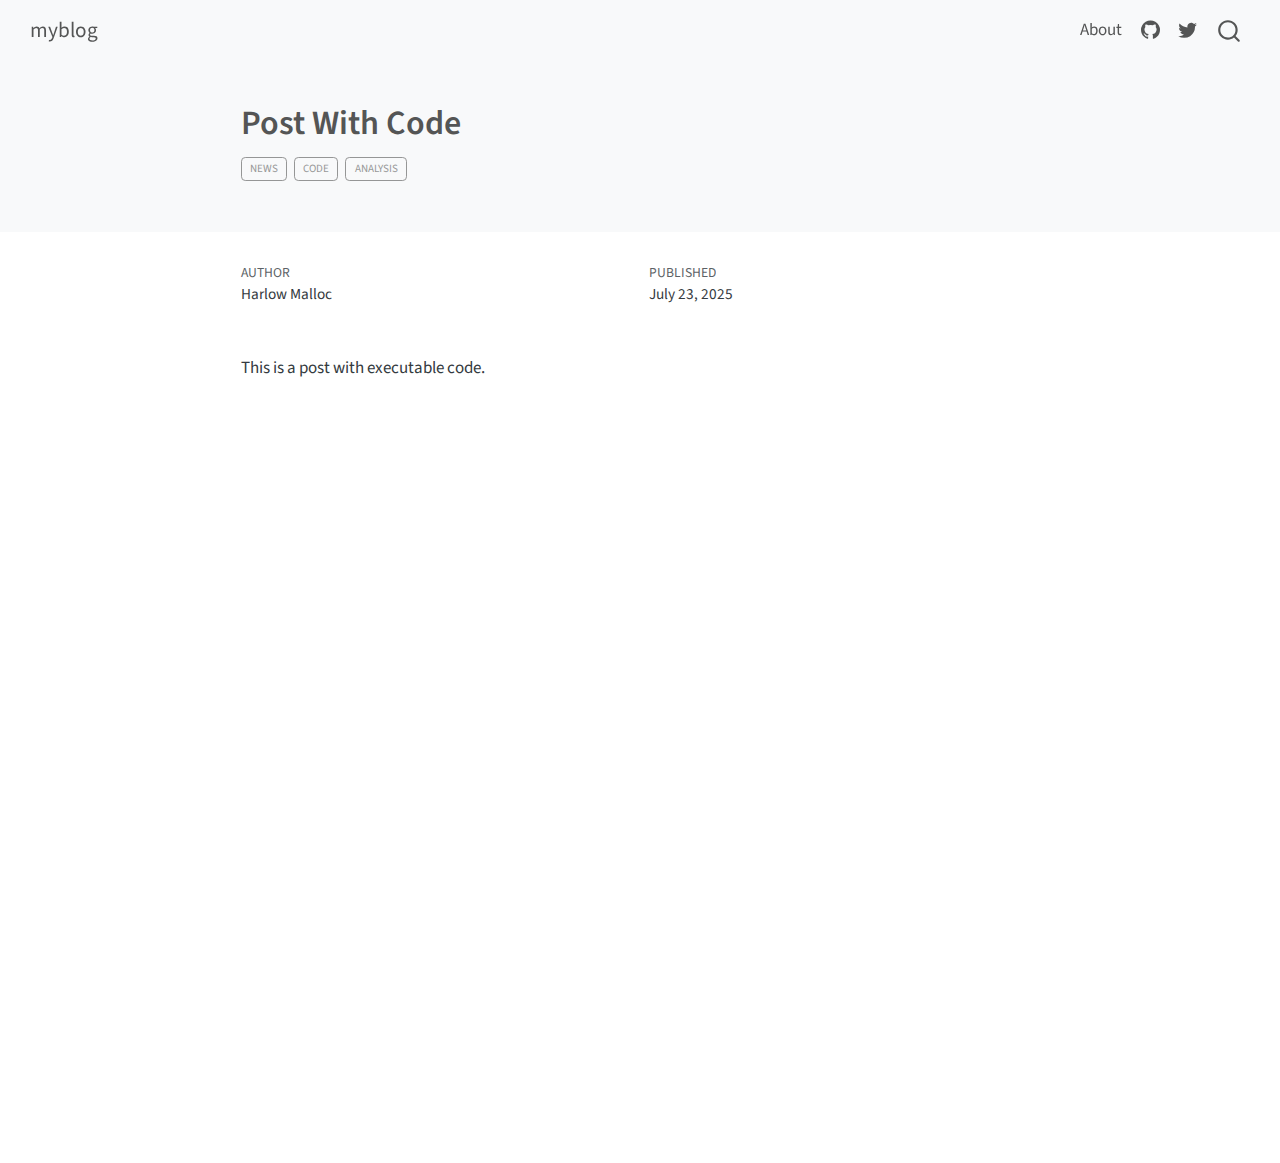
<file: _site/posts/post-with-code/index.html>
<!DOCTYPE html>
<html xmlns="http://www.w3.org/1999/xhtml" lang="en" xml:lang="en"><head>

<meta charset="utf-8">
<meta name="generator" content="quarto-1.7.32">

<meta name="viewport" content="width=device-width, initial-scale=1.0, user-scalable=yes">

<meta name="author" content="Harlow Malloc">
<meta name="dcterms.date" content="2025-07-23">

<title>Post With Code – myblog</title>
<style>
code{white-space: pre-wrap;}
span.smallcaps{font-variant: small-caps;}
div.columns{display: flex; gap: min(4vw, 1.5em);}
div.column{flex: auto; overflow-x: auto;}
div.hanging-indent{margin-left: 1.5em; text-indent: -1.5em;}
ul.task-list{list-style: none;}
ul.task-list li input[type="checkbox"] {
  width: 0.8em;
  margin: 0 0.8em 0.2em -1em; /* quarto-specific, see https://github.com/quarto-dev/quarto-cli/issues/4556 */ 
  vertical-align: middle;
}
</style>


<script src="../../site_libs/quarto-nav/quarto-nav.js"></script>
<script src="../../site_libs/quarto-nav/headroom.min.js"></script>
<script src="../../site_libs/clipboard/clipboard.min.js"></script>
<script src="../../site_libs/quarto-search/autocomplete.umd.js"></script>
<script src="../../site_libs/quarto-search/fuse.min.js"></script>
<script src="../../site_libs/quarto-search/quarto-search.js"></script>
<meta name="quarto:offset" content="../../">
<script src="../../site_libs/quarto-html/quarto.js" type="module"></script>
<script src="../../site_libs/quarto-html/tabsets/tabsets.js" type="module"></script>
<script src="../../site_libs/quarto-html/popper.min.js"></script>
<script src="../../site_libs/quarto-html/tippy.umd.min.js"></script>
<script src="../../site_libs/quarto-html/anchor.min.js"></script>
<link href="../../site_libs/quarto-html/tippy.css" rel="stylesheet">
<link href="../../site_libs/quarto-html/quarto-syntax-highlighting-37eea08aefeeee20ff55810ff984fec1.css" rel="stylesheet" id="quarto-text-highlighting-styles">
<script src="../../site_libs/bootstrap/bootstrap.min.js"></script>
<link href="../../site_libs/bootstrap/bootstrap-icons.css" rel="stylesheet">
<link href="../../site_libs/bootstrap/bootstrap-53768934ba10758fb52f62f582dd9ca4.min.css" rel="stylesheet" append-hash="true" id="quarto-bootstrap" data-mode="light">
<script id="quarto-search-options" type="application/json">{
  "location": "navbar",
  "copy-button": false,
  "collapse-after": 3,
  "panel-placement": "end",
  "type": "overlay",
  "limit": 50,
  "keyboard-shortcut": [
    "f",
    "/",
    "s"
  ],
  "show-item-context": false,
  "language": {
    "search-no-results-text": "No results",
    "search-matching-documents-text": "matching documents",
    "search-copy-link-title": "Copy link to search",
    "search-hide-matches-text": "Hide additional matches",
    "search-more-match-text": "more match in this document",
    "search-more-matches-text": "more matches in this document",
    "search-clear-button-title": "Clear",
    "search-text-placeholder": "",
    "search-detached-cancel-button-title": "Cancel",
    "search-submit-button-title": "Submit",
    "search-label": "Search"
  }
}</script>


<link rel="stylesheet" href="../../styles.css">
</head>

<body class="nav-fixed fullcontent quarto-light">

<div id="quarto-search-results"></div>
  <header id="quarto-header" class="headroom fixed-top quarto-banner">
    <nav class="navbar navbar-expand-lg " data-bs-theme="dark">
      <div class="navbar-container container-fluid">
      <div class="navbar-brand-container mx-auto">
    <a class="navbar-brand" href="../../index.html">
    <span class="navbar-title">myblog</span>
    </a>
  </div>
            <div id="quarto-search" class="" title="Search"></div>
          <button class="navbar-toggler" type="button" data-bs-toggle="collapse" data-bs-target="#navbarCollapse" aria-controls="navbarCollapse" role="menu" aria-expanded="false" aria-label="Toggle navigation" onclick="if (window.quartoToggleHeadroom) { window.quartoToggleHeadroom(); }">
  <span class="navbar-toggler-icon"></span>
</button>
          <div class="collapse navbar-collapse" id="navbarCollapse">
            <ul class="navbar-nav navbar-nav-scroll ms-auto">
  <li class="nav-item">
    <a class="nav-link" href="../../about.html"> 
<span class="menu-text">About</span></a>
  </li>  
  <li class="nav-item compact">
    <a class="nav-link" href="https://github.com/"> <i class="bi bi-github" role="img">
</i> 
<span class="menu-text"></span></a>
  </li>  
  <li class="nav-item compact">
    <a class="nav-link" href="https://twitter.com"> <i class="bi bi-twitter" role="img">
</i> 
<span class="menu-text"></span></a>
  </li>  
</ul>
          </div> <!-- /navcollapse -->
            <div class="quarto-navbar-tools">
</div>
      </div> <!-- /container-fluid -->
    </nav>
</header>
<!-- content -->
<header id="title-block-header" class="quarto-title-block default page-columns page-full">
  <div class="quarto-title-banner page-columns page-full">
    <div class="quarto-title column-body">
      <h1 class="title">Post With Code</h1>
                                <div class="quarto-categories">
                <div class="quarto-category">news</div>
                <div class="quarto-category">code</div>
                <div class="quarto-category">analysis</div>
              </div>
                  </div>
  </div>
    
  
  <div class="quarto-title-meta">

      <div>
      <div class="quarto-title-meta-heading">Author</div>
      <div class="quarto-title-meta-contents">
               <p>Harlow Malloc </p>
            </div>
    </div>
      
      <div>
      <div class="quarto-title-meta-heading">Published</div>
      <div class="quarto-title-meta-contents">
        <p class="date">July 23, 2025</p>
      </div>
    </div>
    
      
    </div>
    
  
  </header><div id="quarto-content" class="quarto-container page-columns page-rows-contents page-layout-article page-navbar">
<!-- sidebar -->
<!-- margin-sidebar -->
    
<!-- main -->
<main class="content quarto-banner-title-block" id="quarto-document-content">





<p>This is a post with executable code.</p>



</main> <!-- /main -->
<script id="quarto-html-after-body" type="application/javascript">
  window.document.addEventListener("DOMContentLoaded", function (event) {
    const icon = "";
    const anchorJS = new window.AnchorJS();
    anchorJS.options = {
      placement: 'right',
      icon: icon
    };
    anchorJS.add('.anchored');
    const isCodeAnnotation = (el) => {
      for (const clz of el.classList) {
        if (clz.startsWith('code-annotation-')) {                     
          return true;
        }
      }
      return false;
    }
    const onCopySuccess = function(e) {
      // button target
      const button = e.trigger;
      // don't keep focus
      button.blur();
      // flash "checked"
      button.classList.add('code-copy-button-checked');
      var currentTitle = button.getAttribute("title");
      button.setAttribute("title", "Copied!");
      let tooltip;
      if (window.bootstrap) {
        button.setAttribute("data-bs-toggle", "tooltip");
        button.setAttribute("data-bs-placement", "left");
        button.setAttribute("data-bs-title", "Copied!");
        tooltip = new bootstrap.Tooltip(button, 
          { trigger: "manual", 
            customClass: "code-copy-button-tooltip",
            offset: [0, -8]});
        tooltip.show();    
      }
      setTimeout(function() {
        if (tooltip) {
          tooltip.hide();
          button.removeAttribute("data-bs-title");
          button.removeAttribute("data-bs-toggle");
          button.removeAttribute("data-bs-placement");
        }
        button.setAttribute("title", currentTitle);
        button.classList.remove('code-copy-button-checked');
      }, 1000);
      // clear code selection
      e.clearSelection();
    }
    const getTextToCopy = function(trigger) {
        const codeEl = trigger.previousElementSibling.cloneNode(true);
        for (const childEl of codeEl.children) {
          if (isCodeAnnotation(childEl)) {
            childEl.remove();
          }
        }
        return codeEl.innerText;
    }
    const clipboard = new window.ClipboardJS('.code-copy-button:not([data-in-quarto-modal])', {
      text: getTextToCopy
    });
    clipboard.on('success', onCopySuccess);
    if (window.document.getElementById('quarto-embedded-source-code-modal')) {
      const clipboardModal = new window.ClipboardJS('.code-copy-button[data-in-quarto-modal]', {
        text: getTextToCopy,
        container: window.document.getElementById('quarto-embedded-source-code-modal')
      });
      clipboardModal.on('success', onCopySuccess);
    }
      var localhostRegex = new RegExp(/^(?:http|https):\/\/localhost\:?[0-9]*\//);
      var mailtoRegex = new RegExp(/^mailto:/);
        var filterRegex = new RegExp('/' + window.location.host + '/');
      var isInternal = (href) => {
          return filterRegex.test(href) || localhostRegex.test(href) || mailtoRegex.test(href);
      }
      // Inspect non-navigation links and adorn them if external
     var links = window.document.querySelectorAll('a[href]:not(.nav-link):not(.navbar-brand):not(.toc-action):not(.sidebar-link):not(.sidebar-item-toggle):not(.pagination-link):not(.no-external):not([aria-hidden]):not(.dropdown-item):not(.quarto-navigation-tool):not(.about-link)');
      for (var i=0; i<links.length; i++) {
        const link = links[i];
        if (!isInternal(link.href)) {
          // undo the damage that might have been done by quarto-nav.js in the case of
          // links that we want to consider external
          if (link.dataset.originalHref !== undefined) {
            link.href = link.dataset.originalHref;
          }
        }
      }
    function tippyHover(el, contentFn, onTriggerFn, onUntriggerFn) {
      const config = {
        allowHTML: true,
        maxWidth: 500,
        delay: 100,
        arrow: false,
        appendTo: function(el) {
            return el.parentElement;
        },
        interactive: true,
        interactiveBorder: 10,
        theme: 'quarto',
        placement: 'bottom-start',
      };
      if (contentFn) {
        config.content = contentFn;
      }
      if (onTriggerFn) {
        config.onTrigger = onTriggerFn;
      }
      if (onUntriggerFn) {
        config.onUntrigger = onUntriggerFn;
      }
      window.tippy(el, config); 
    }
    const noterefs = window.document.querySelectorAll('a[role="doc-noteref"]');
    for (var i=0; i<noterefs.length; i++) {
      const ref = noterefs[i];
      tippyHover(ref, function() {
        // use id or data attribute instead here
        let href = ref.getAttribute('data-footnote-href') || ref.getAttribute('href');
        try { href = new URL(href).hash; } catch {}
        const id = href.replace(/^#\/?/, "");
        const note = window.document.getElementById(id);
        if (note) {
          return note.innerHTML;
        } else {
          return "";
        }
      });
    }
    const xrefs = window.document.querySelectorAll('a.quarto-xref');
    const processXRef = (id, note) => {
      // Strip column container classes
      const stripColumnClz = (el) => {
        el.classList.remove("page-full", "page-columns");
        if (el.children) {
          for (const child of el.children) {
            stripColumnClz(child);
          }
        }
      }
      stripColumnClz(note)
      if (id === null || id.startsWith('sec-')) {
        // Special case sections, only their first couple elements
        const container = document.createElement("div");
        if (note.children && note.children.length > 2) {
          container.appendChild(note.children[0].cloneNode(true));
          for (let i = 1; i < note.children.length; i++) {
            const child = note.children[i];
            if (child.tagName === "P" && child.innerText === "") {
              continue;
            } else {
              container.appendChild(child.cloneNode(true));
              break;
            }
          }
          if (window.Quarto?.typesetMath) {
            window.Quarto.typesetMath(container);
          }
          return container.innerHTML
        } else {
          if (window.Quarto?.typesetMath) {
            window.Quarto.typesetMath(note);
          }
          return note.innerHTML;
        }
      } else {
        // Remove any anchor links if they are present
        const anchorLink = note.querySelector('a.anchorjs-link');
        if (anchorLink) {
          anchorLink.remove();
        }
        if (window.Quarto?.typesetMath) {
          window.Quarto.typesetMath(note);
        }
        if (note.classList.contains("callout")) {
          return note.outerHTML;
        } else {
          return note.innerHTML;
        }
      }
    }
    for (var i=0; i<xrefs.length; i++) {
      const xref = xrefs[i];
      tippyHover(xref, undefined, function(instance) {
        instance.disable();
        let url = xref.getAttribute('href');
        let hash = undefined; 
        if (url.startsWith('#')) {
          hash = url;
        } else {
          try { hash = new URL(url).hash; } catch {}
        }
        if (hash) {
          const id = hash.replace(/^#\/?/, "");
          const note = window.document.getElementById(id);
          if (note !== null) {
            try {
              const html = processXRef(id, note.cloneNode(true));
              instance.setContent(html);
            } finally {
              instance.enable();
              instance.show();
            }
          } else {
            // See if we can fetch this
            fetch(url.split('#')[0])
            .then(res => res.text())
            .then(html => {
              const parser = new DOMParser();
              const htmlDoc = parser.parseFromString(html, "text/html");
              const note = htmlDoc.getElementById(id);
              if (note !== null) {
                const html = processXRef(id, note);
                instance.setContent(html);
              } 
            }).finally(() => {
              instance.enable();
              instance.show();
            });
          }
        } else {
          // See if we can fetch a full url (with no hash to target)
          // This is a special case and we should probably do some content thinning / targeting
          fetch(url)
          .then(res => res.text())
          .then(html => {
            const parser = new DOMParser();
            const htmlDoc = parser.parseFromString(html, "text/html");
            const note = htmlDoc.querySelector('main.content');
            if (note !== null) {
              // This should only happen for chapter cross references
              // (since there is no id in the URL)
              // remove the first header
              if (note.children.length > 0 && note.children[0].tagName === "HEADER") {
                note.children[0].remove();
              }
              const html = processXRef(null, note);
              instance.setContent(html);
            } 
          }).finally(() => {
            instance.enable();
            instance.show();
          });
        }
      }, function(instance) {
      });
    }
        let selectedAnnoteEl;
        const selectorForAnnotation = ( cell, annotation) => {
          let cellAttr = 'data-code-cell="' + cell + '"';
          let lineAttr = 'data-code-annotation="' +  annotation + '"';
          const selector = 'span[' + cellAttr + '][' + lineAttr + ']';
          return selector;
        }
        const selectCodeLines = (annoteEl) => {
          const doc = window.document;
          const targetCell = annoteEl.getAttribute("data-target-cell");
          const targetAnnotation = annoteEl.getAttribute("data-target-annotation");
          const annoteSpan = window.document.querySelector(selectorForAnnotation(targetCell, targetAnnotation));
          const lines = annoteSpan.getAttribute("data-code-lines").split(",");
          const lineIds = lines.map((line) => {
            return targetCell + "-" + line;
          })
          let top = null;
          let height = null;
          let parent = null;
          if (lineIds.length > 0) {
              //compute the position of the single el (top and bottom and make a div)
              const el = window.document.getElementById(lineIds[0]);
              top = el.offsetTop;
              height = el.offsetHeight;
              parent = el.parentElement.parentElement;
            if (lineIds.length > 1) {
              const lastEl = window.document.getElementById(lineIds[lineIds.length - 1]);
              const bottom = lastEl.offsetTop + lastEl.offsetHeight;
              height = bottom - top;
            }
            if (top !== null && height !== null && parent !== null) {
              // cook up a div (if necessary) and position it 
              let div = window.document.getElementById("code-annotation-line-highlight");
              if (div === null) {
                div = window.document.createElement("div");
                div.setAttribute("id", "code-annotation-line-highlight");
                div.style.position = 'absolute';
                parent.appendChild(div);
              }
              div.style.top = top - 2 + "px";
              div.style.height = height + 4 + "px";
              div.style.left = 0;
              let gutterDiv = window.document.getElementById("code-annotation-line-highlight-gutter");
              if (gutterDiv === null) {
                gutterDiv = window.document.createElement("div");
                gutterDiv.setAttribute("id", "code-annotation-line-highlight-gutter");
                gutterDiv.style.position = 'absolute';
                const codeCell = window.document.getElementById(targetCell);
                const gutter = codeCell.querySelector('.code-annotation-gutter');
                gutter.appendChild(gutterDiv);
              }
              gutterDiv.style.top = top - 2 + "px";
              gutterDiv.style.height = height + 4 + "px";
            }
            selectedAnnoteEl = annoteEl;
          }
        };
        const unselectCodeLines = () => {
          const elementsIds = ["code-annotation-line-highlight", "code-annotation-line-highlight-gutter"];
          elementsIds.forEach((elId) => {
            const div = window.document.getElementById(elId);
            if (div) {
              div.remove();
            }
          });
          selectedAnnoteEl = undefined;
        };
          // Handle positioning of the toggle
      window.addEventListener(
        "resize",
        throttle(() => {
          elRect = undefined;
          if (selectedAnnoteEl) {
            selectCodeLines(selectedAnnoteEl);
          }
        }, 10)
      );
      function throttle(fn, ms) {
      let throttle = false;
      let timer;
        return (...args) => {
          if(!throttle) { // first call gets through
              fn.apply(this, args);
              throttle = true;
          } else { // all the others get throttled
              if(timer) clearTimeout(timer); // cancel #2
              timer = setTimeout(() => {
                fn.apply(this, args);
                timer = throttle = false;
              }, ms);
          }
        };
      }
        // Attach click handler to the DT
        const annoteDls = window.document.querySelectorAll('dt[data-target-cell]');
        for (const annoteDlNode of annoteDls) {
          annoteDlNode.addEventListener('click', (event) => {
            const clickedEl = event.target;
            if (clickedEl !== selectedAnnoteEl) {
              unselectCodeLines();
              const activeEl = window.document.querySelector('dt[data-target-cell].code-annotation-active');
              if (activeEl) {
                activeEl.classList.remove('code-annotation-active');
              }
              selectCodeLines(clickedEl);
              clickedEl.classList.add('code-annotation-active');
            } else {
              // Unselect the line
              unselectCodeLines();
              clickedEl.classList.remove('code-annotation-active');
            }
          });
        }
    const findCites = (el) => {
      const parentEl = el.parentElement;
      if (parentEl) {
        const cites = parentEl.dataset.cites;
        if (cites) {
          return {
            el,
            cites: cites.split(' ')
          };
        } else {
          return findCites(el.parentElement)
        }
      } else {
        return undefined;
      }
    };
    var bibliorefs = window.document.querySelectorAll('a[role="doc-biblioref"]');
    for (var i=0; i<bibliorefs.length; i++) {
      const ref = bibliorefs[i];
      const citeInfo = findCites(ref);
      if (citeInfo) {
        tippyHover(citeInfo.el, function() {
          var popup = window.document.createElement('div');
          citeInfo.cites.forEach(function(cite) {
            var citeDiv = window.document.createElement('div');
            citeDiv.classList.add('hanging-indent');
            citeDiv.classList.add('csl-entry');
            var biblioDiv = window.document.getElementById('ref-' + cite);
            if (biblioDiv) {
              citeDiv.innerHTML = biblioDiv.innerHTML;
            }
            popup.appendChild(citeDiv);
          });
          return popup.innerHTML;
        });
      }
    }
  });
  </script>
</div> <!-- /content -->




</body></html>
</file>
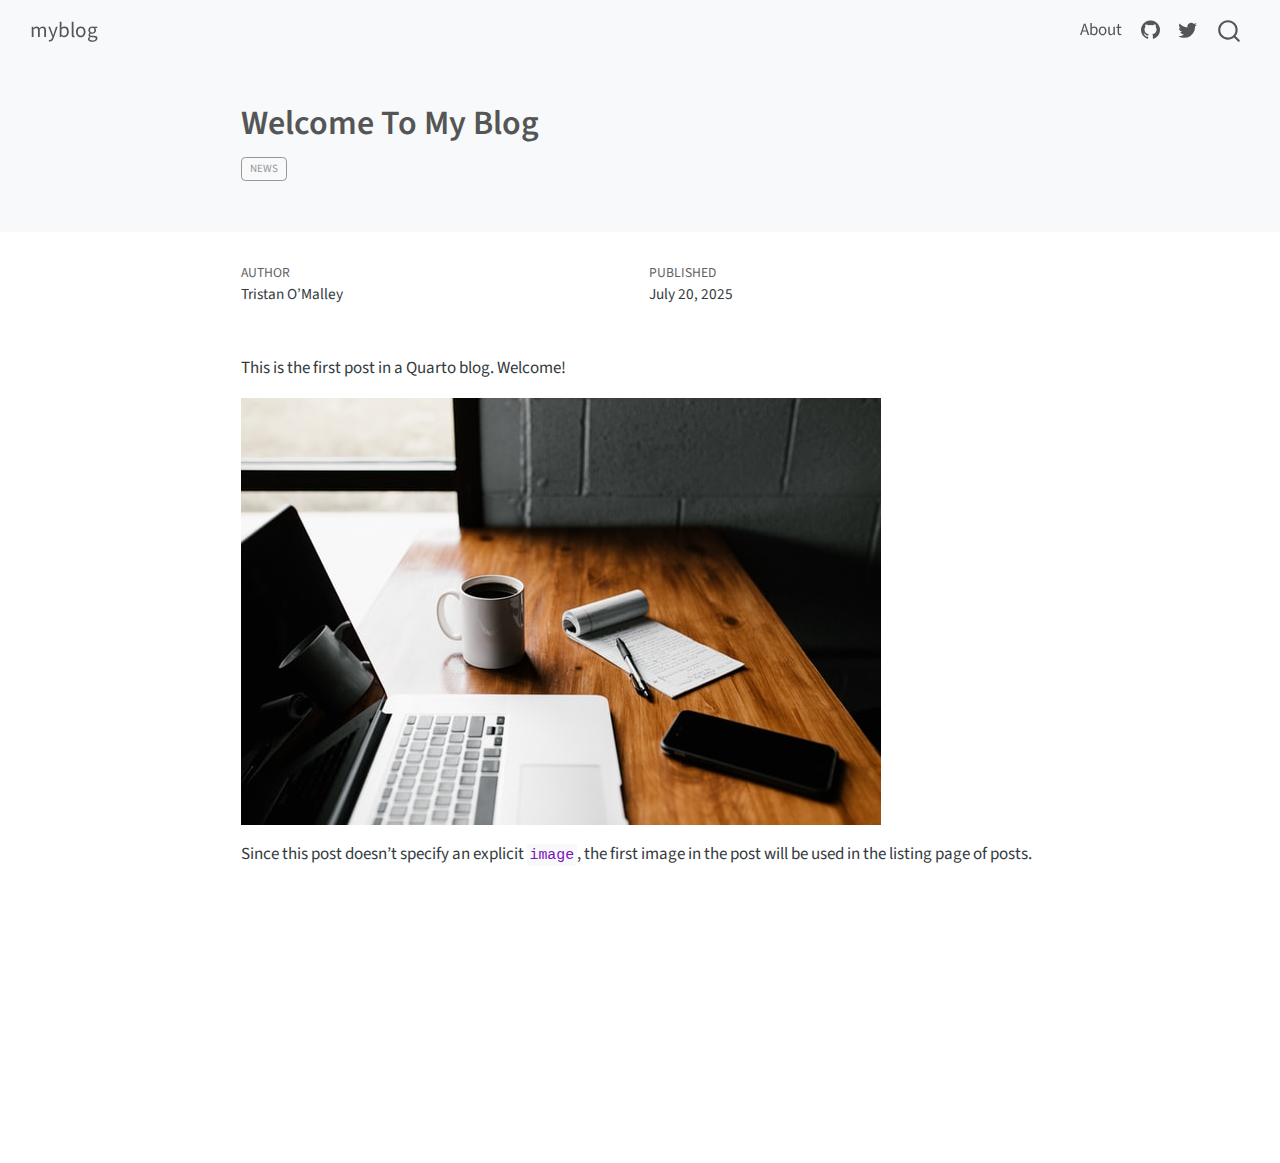
<file: _site/posts/welcome/index.html>
<!DOCTYPE html>
<html xmlns="http://www.w3.org/1999/xhtml" lang="en" xml:lang="en"><head>

<meta charset="utf-8">
<meta name="generator" content="quarto-1.7.32">

<meta name="viewport" content="width=device-width, initial-scale=1.0, user-scalable=yes">

<meta name="author" content="Tristan O’Malley">
<meta name="dcterms.date" content="2025-07-20">

<title>Welcome To My Blog – myblog</title>
<style>
code{white-space: pre-wrap;}
span.smallcaps{font-variant: small-caps;}
div.columns{display: flex; gap: min(4vw, 1.5em);}
div.column{flex: auto; overflow-x: auto;}
div.hanging-indent{margin-left: 1.5em; text-indent: -1.5em;}
ul.task-list{list-style: none;}
ul.task-list li input[type="checkbox"] {
  width: 0.8em;
  margin: 0 0.8em 0.2em -1em; /* quarto-specific, see https://github.com/quarto-dev/quarto-cli/issues/4556 */ 
  vertical-align: middle;
}
</style>


<script src="../../site_libs/quarto-nav/quarto-nav.js"></script>
<script src="../../site_libs/quarto-nav/headroom.min.js"></script>
<script src="../../site_libs/clipboard/clipboard.min.js"></script>
<script src="../../site_libs/quarto-search/autocomplete.umd.js"></script>
<script src="../../site_libs/quarto-search/fuse.min.js"></script>
<script src="../../site_libs/quarto-search/quarto-search.js"></script>
<meta name="quarto:offset" content="../../">
<script src="../../site_libs/quarto-html/quarto.js" type="module"></script>
<script src="../../site_libs/quarto-html/tabsets/tabsets.js" type="module"></script>
<script src="../../site_libs/quarto-html/popper.min.js"></script>
<script src="../../site_libs/quarto-html/tippy.umd.min.js"></script>
<script src="../../site_libs/quarto-html/anchor.min.js"></script>
<link href="../../site_libs/quarto-html/tippy.css" rel="stylesheet">
<link href="../../site_libs/quarto-html/quarto-syntax-highlighting-37eea08aefeeee20ff55810ff984fec1.css" rel="stylesheet" id="quarto-text-highlighting-styles">
<script src="../../site_libs/bootstrap/bootstrap.min.js"></script>
<link href="../../site_libs/bootstrap/bootstrap-icons.css" rel="stylesheet">
<link href="../../site_libs/bootstrap/bootstrap-53768934ba10758fb52f62f582dd9ca4.min.css" rel="stylesheet" append-hash="true" id="quarto-bootstrap" data-mode="light">
<script id="quarto-search-options" type="application/json">{
  "location": "navbar",
  "copy-button": false,
  "collapse-after": 3,
  "panel-placement": "end",
  "type": "overlay",
  "limit": 50,
  "keyboard-shortcut": [
    "f",
    "/",
    "s"
  ],
  "show-item-context": false,
  "language": {
    "search-no-results-text": "No results",
    "search-matching-documents-text": "matching documents",
    "search-copy-link-title": "Copy link to search",
    "search-hide-matches-text": "Hide additional matches",
    "search-more-match-text": "more match in this document",
    "search-more-matches-text": "more matches in this document",
    "search-clear-button-title": "Clear",
    "search-text-placeholder": "",
    "search-detached-cancel-button-title": "Cancel",
    "search-submit-button-title": "Submit",
    "search-label": "Search"
  }
}</script>


<link rel="stylesheet" href="../../styles.css">
</head>

<body class="nav-fixed fullcontent quarto-light">

<div id="quarto-search-results"></div>
  <header id="quarto-header" class="headroom fixed-top quarto-banner">
    <nav class="navbar navbar-expand-lg " data-bs-theme="dark">
      <div class="navbar-container container-fluid">
      <div class="navbar-brand-container mx-auto">
    <a class="navbar-brand" href="../../index.html">
    <span class="navbar-title">myblog</span>
    </a>
  </div>
            <div id="quarto-search" class="" title="Search"></div>
          <button class="navbar-toggler" type="button" data-bs-toggle="collapse" data-bs-target="#navbarCollapse" aria-controls="navbarCollapse" role="menu" aria-expanded="false" aria-label="Toggle navigation" onclick="if (window.quartoToggleHeadroom) { window.quartoToggleHeadroom(); }">
  <span class="navbar-toggler-icon"></span>
</button>
          <div class="collapse navbar-collapse" id="navbarCollapse">
            <ul class="navbar-nav navbar-nav-scroll ms-auto">
  <li class="nav-item">
    <a class="nav-link" href="../../about.html"> 
<span class="menu-text">About</span></a>
  </li>  
  <li class="nav-item compact">
    <a class="nav-link" href="https://github.com/"> <i class="bi bi-github" role="img">
</i> 
<span class="menu-text"></span></a>
  </li>  
  <li class="nav-item compact">
    <a class="nav-link" href="https://twitter.com"> <i class="bi bi-twitter" role="img">
</i> 
<span class="menu-text"></span></a>
  </li>  
</ul>
          </div> <!-- /navcollapse -->
            <div class="quarto-navbar-tools">
</div>
      </div> <!-- /container-fluid -->
    </nav>
</header>
<!-- content -->
<header id="title-block-header" class="quarto-title-block default page-columns page-full">
  <div class="quarto-title-banner page-columns page-full">
    <div class="quarto-title column-body">
      <h1 class="title">Welcome To My Blog</h1>
                                <div class="quarto-categories">
                <div class="quarto-category">news</div>
              </div>
                  </div>
  </div>
    
  
  <div class="quarto-title-meta">

      <div>
      <div class="quarto-title-meta-heading">Author</div>
      <div class="quarto-title-meta-contents">
               <p>Tristan O’Malley </p>
            </div>
    </div>
      
      <div>
      <div class="quarto-title-meta-heading">Published</div>
      <div class="quarto-title-meta-contents">
        <p class="date">July 20, 2025</p>
      </div>
    </div>
    
      
    </div>
    
  
  </header><div id="quarto-content" class="quarto-container page-columns page-rows-contents page-layout-article page-navbar">
<!-- sidebar -->
<!-- margin-sidebar -->
    
<!-- main -->
<main class="content quarto-banner-title-block" id="quarto-document-content">





<p>This is the first post in a Quarto blog. Welcome!</p>
<p><img src="thumbnail.jpg" class="img-fluid"></p>
<p>Since this post doesn’t specify an explicit <code>image</code>, the first image in the post will be used in the listing page of posts.</p>



</main> <!-- /main -->
<script id="quarto-html-after-body" type="application/javascript">
  window.document.addEventListener("DOMContentLoaded", function (event) {
    const icon = "";
    const anchorJS = new window.AnchorJS();
    anchorJS.options = {
      placement: 'right',
      icon: icon
    };
    anchorJS.add('.anchored');
    const isCodeAnnotation = (el) => {
      for (const clz of el.classList) {
        if (clz.startsWith('code-annotation-')) {                     
          return true;
        }
      }
      return false;
    }
    const onCopySuccess = function(e) {
      // button target
      const button = e.trigger;
      // don't keep focus
      button.blur();
      // flash "checked"
      button.classList.add('code-copy-button-checked');
      var currentTitle = button.getAttribute("title");
      button.setAttribute("title", "Copied!");
      let tooltip;
      if (window.bootstrap) {
        button.setAttribute("data-bs-toggle", "tooltip");
        button.setAttribute("data-bs-placement", "left");
        button.setAttribute("data-bs-title", "Copied!");
        tooltip = new bootstrap.Tooltip(button, 
          { trigger: "manual", 
            customClass: "code-copy-button-tooltip",
            offset: [0, -8]});
        tooltip.show();    
      }
      setTimeout(function() {
        if (tooltip) {
          tooltip.hide();
          button.removeAttribute("data-bs-title");
          button.removeAttribute("data-bs-toggle");
          button.removeAttribute("data-bs-placement");
        }
        button.setAttribute("title", currentTitle);
        button.classList.remove('code-copy-button-checked');
      }, 1000);
      // clear code selection
      e.clearSelection();
    }
    const getTextToCopy = function(trigger) {
        const codeEl = trigger.previousElementSibling.cloneNode(true);
        for (const childEl of codeEl.children) {
          if (isCodeAnnotation(childEl)) {
            childEl.remove();
          }
        }
        return codeEl.innerText;
    }
    const clipboard = new window.ClipboardJS('.code-copy-button:not([data-in-quarto-modal])', {
      text: getTextToCopy
    });
    clipboard.on('success', onCopySuccess);
    if (window.document.getElementById('quarto-embedded-source-code-modal')) {
      const clipboardModal = new window.ClipboardJS('.code-copy-button[data-in-quarto-modal]', {
        text: getTextToCopy,
        container: window.document.getElementById('quarto-embedded-source-code-modal')
      });
      clipboardModal.on('success', onCopySuccess);
    }
      var localhostRegex = new RegExp(/^(?:http|https):\/\/localhost\:?[0-9]*\//);
      var mailtoRegex = new RegExp(/^mailto:/);
        var filterRegex = new RegExp('/' + window.location.host + '/');
      var isInternal = (href) => {
          return filterRegex.test(href) || localhostRegex.test(href) || mailtoRegex.test(href);
      }
      // Inspect non-navigation links and adorn them if external
     var links = window.document.querySelectorAll('a[href]:not(.nav-link):not(.navbar-brand):not(.toc-action):not(.sidebar-link):not(.sidebar-item-toggle):not(.pagination-link):not(.no-external):not([aria-hidden]):not(.dropdown-item):not(.quarto-navigation-tool):not(.about-link)');
      for (var i=0; i<links.length; i++) {
        const link = links[i];
        if (!isInternal(link.href)) {
          // undo the damage that might have been done by quarto-nav.js in the case of
          // links that we want to consider external
          if (link.dataset.originalHref !== undefined) {
            link.href = link.dataset.originalHref;
          }
        }
      }
    function tippyHover(el, contentFn, onTriggerFn, onUntriggerFn) {
      const config = {
        allowHTML: true,
        maxWidth: 500,
        delay: 100,
        arrow: false,
        appendTo: function(el) {
            return el.parentElement;
        },
        interactive: true,
        interactiveBorder: 10,
        theme: 'quarto',
        placement: 'bottom-start',
      };
      if (contentFn) {
        config.content = contentFn;
      }
      if (onTriggerFn) {
        config.onTrigger = onTriggerFn;
      }
      if (onUntriggerFn) {
        config.onUntrigger = onUntriggerFn;
      }
      window.tippy(el, config); 
    }
    const noterefs = window.document.querySelectorAll('a[role="doc-noteref"]');
    for (var i=0; i<noterefs.length; i++) {
      const ref = noterefs[i];
      tippyHover(ref, function() {
        // use id or data attribute instead here
        let href = ref.getAttribute('data-footnote-href') || ref.getAttribute('href');
        try { href = new URL(href).hash; } catch {}
        const id = href.replace(/^#\/?/, "");
        const note = window.document.getElementById(id);
        if (note) {
          return note.innerHTML;
        } else {
          return "";
        }
      });
    }
    const xrefs = window.document.querySelectorAll('a.quarto-xref');
    const processXRef = (id, note) => {
      // Strip column container classes
      const stripColumnClz = (el) => {
        el.classList.remove("page-full", "page-columns");
        if (el.children) {
          for (const child of el.children) {
            stripColumnClz(child);
          }
        }
      }
      stripColumnClz(note)
      if (id === null || id.startsWith('sec-')) {
        // Special case sections, only their first couple elements
        const container = document.createElement("div");
        if (note.children && note.children.length > 2) {
          container.appendChild(note.children[0].cloneNode(true));
          for (let i = 1; i < note.children.length; i++) {
            const child = note.children[i];
            if (child.tagName === "P" && child.innerText === "") {
              continue;
            } else {
              container.appendChild(child.cloneNode(true));
              break;
            }
          }
          if (window.Quarto?.typesetMath) {
            window.Quarto.typesetMath(container);
          }
          return container.innerHTML
        } else {
          if (window.Quarto?.typesetMath) {
            window.Quarto.typesetMath(note);
          }
          return note.innerHTML;
        }
      } else {
        // Remove any anchor links if they are present
        const anchorLink = note.querySelector('a.anchorjs-link');
        if (anchorLink) {
          anchorLink.remove();
        }
        if (window.Quarto?.typesetMath) {
          window.Quarto.typesetMath(note);
        }
        if (note.classList.contains("callout")) {
          return note.outerHTML;
        } else {
          return note.innerHTML;
        }
      }
    }
    for (var i=0; i<xrefs.length; i++) {
      const xref = xrefs[i];
      tippyHover(xref, undefined, function(instance) {
        instance.disable();
        let url = xref.getAttribute('href');
        let hash = undefined; 
        if (url.startsWith('#')) {
          hash = url;
        } else {
          try { hash = new URL(url).hash; } catch {}
        }
        if (hash) {
          const id = hash.replace(/^#\/?/, "");
          const note = window.document.getElementById(id);
          if (note !== null) {
            try {
              const html = processXRef(id, note.cloneNode(true));
              instance.setContent(html);
            } finally {
              instance.enable();
              instance.show();
            }
          } else {
            // See if we can fetch this
            fetch(url.split('#')[0])
            .then(res => res.text())
            .then(html => {
              const parser = new DOMParser();
              const htmlDoc = parser.parseFromString(html, "text/html");
              const note = htmlDoc.getElementById(id);
              if (note !== null) {
                const html = processXRef(id, note);
                instance.setContent(html);
              } 
            }).finally(() => {
              instance.enable();
              instance.show();
            });
          }
        } else {
          // See if we can fetch a full url (with no hash to target)
          // This is a special case and we should probably do some content thinning / targeting
          fetch(url)
          .then(res => res.text())
          .then(html => {
            const parser = new DOMParser();
            const htmlDoc = parser.parseFromString(html, "text/html");
            const note = htmlDoc.querySelector('main.content');
            if (note !== null) {
              // This should only happen for chapter cross references
              // (since there is no id in the URL)
              // remove the first header
              if (note.children.length > 0 && note.children[0].tagName === "HEADER") {
                note.children[0].remove();
              }
              const html = processXRef(null, note);
              instance.setContent(html);
            } 
          }).finally(() => {
            instance.enable();
            instance.show();
          });
        }
      }, function(instance) {
      });
    }
        let selectedAnnoteEl;
        const selectorForAnnotation = ( cell, annotation) => {
          let cellAttr = 'data-code-cell="' + cell + '"';
          let lineAttr = 'data-code-annotation="' +  annotation + '"';
          const selector = 'span[' + cellAttr + '][' + lineAttr + ']';
          return selector;
        }
        const selectCodeLines = (annoteEl) => {
          const doc = window.document;
          const targetCell = annoteEl.getAttribute("data-target-cell");
          const targetAnnotation = annoteEl.getAttribute("data-target-annotation");
          const annoteSpan = window.document.querySelector(selectorForAnnotation(targetCell, targetAnnotation));
          const lines = annoteSpan.getAttribute("data-code-lines").split(",");
          const lineIds = lines.map((line) => {
            return targetCell + "-" + line;
          })
          let top = null;
          let height = null;
          let parent = null;
          if (lineIds.length > 0) {
              //compute the position of the single el (top and bottom and make a div)
              const el = window.document.getElementById(lineIds[0]);
              top = el.offsetTop;
              height = el.offsetHeight;
              parent = el.parentElement.parentElement;
            if (lineIds.length > 1) {
              const lastEl = window.document.getElementById(lineIds[lineIds.length - 1]);
              const bottom = lastEl.offsetTop + lastEl.offsetHeight;
              height = bottom - top;
            }
            if (top !== null && height !== null && parent !== null) {
              // cook up a div (if necessary) and position it 
              let div = window.document.getElementById("code-annotation-line-highlight");
              if (div === null) {
                div = window.document.createElement("div");
                div.setAttribute("id", "code-annotation-line-highlight");
                div.style.position = 'absolute';
                parent.appendChild(div);
              }
              div.style.top = top - 2 + "px";
              div.style.height = height + 4 + "px";
              div.style.left = 0;
              let gutterDiv = window.document.getElementById("code-annotation-line-highlight-gutter");
              if (gutterDiv === null) {
                gutterDiv = window.document.createElement("div");
                gutterDiv.setAttribute("id", "code-annotation-line-highlight-gutter");
                gutterDiv.style.position = 'absolute';
                const codeCell = window.document.getElementById(targetCell);
                const gutter = codeCell.querySelector('.code-annotation-gutter');
                gutter.appendChild(gutterDiv);
              }
              gutterDiv.style.top = top - 2 + "px";
              gutterDiv.style.height = height + 4 + "px";
            }
            selectedAnnoteEl = annoteEl;
          }
        };
        const unselectCodeLines = () => {
          const elementsIds = ["code-annotation-line-highlight", "code-annotation-line-highlight-gutter"];
          elementsIds.forEach((elId) => {
            const div = window.document.getElementById(elId);
            if (div) {
              div.remove();
            }
          });
          selectedAnnoteEl = undefined;
        };
          // Handle positioning of the toggle
      window.addEventListener(
        "resize",
        throttle(() => {
          elRect = undefined;
          if (selectedAnnoteEl) {
            selectCodeLines(selectedAnnoteEl);
          }
        }, 10)
      );
      function throttle(fn, ms) {
      let throttle = false;
      let timer;
        return (...args) => {
          if(!throttle) { // first call gets through
              fn.apply(this, args);
              throttle = true;
          } else { // all the others get throttled
              if(timer) clearTimeout(timer); // cancel #2
              timer = setTimeout(() => {
                fn.apply(this, args);
                timer = throttle = false;
              }, ms);
          }
        };
      }
        // Attach click handler to the DT
        const annoteDls = window.document.querySelectorAll('dt[data-target-cell]');
        for (const annoteDlNode of annoteDls) {
          annoteDlNode.addEventListener('click', (event) => {
            const clickedEl = event.target;
            if (clickedEl !== selectedAnnoteEl) {
              unselectCodeLines();
              const activeEl = window.document.querySelector('dt[data-target-cell].code-annotation-active');
              if (activeEl) {
                activeEl.classList.remove('code-annotation-active');
              }
              selectCodeLines(clickedEl);
              clickedEl.classList.add('code-annotation-active');
            } else {
              // Unselect the line
              unselectCodeLines();
              clickedEl.classList.remove('code-annotation-active');
            }
          });
        }
    const findCites = (el) => {
      const parentEl = el.parentElement;
      if (parentEl) {
        const cites = parentEl.dataset.cites;
        if (cites) {
          return {
            el,
            cites: cites.split(' ')
          };
        } else {
          return findCites(el.parentElement)
        }
      } else {
        return undefined;
      }
    };
    var bibliorefs = window.document.querySelectorAll('a[role="doc-biblioref"]');
    for (var i=0; i<bibliorefs.length; i++) {
      const ref = bibliorefs[i];
      const citeInfo = findCites(ref);
      if (citeInfo) {
        tippyHover(citeInfo.el, function() {
          var popup = window.document.createElement('div');
          citeInfo.cites.forEach(function(cite) {
            var citeDiv = window.document.createElement('div');
            citeDiv.classList.add('hanging-indent');
            citeDiv.classList.add('csl-entry');
            var biblioDiv = window.document.getElementById('ref-' + cite);
            if (biblioDiv) {
              citeDiv.innerHTML = biblioDiv.innerHTML;
            }
            popup.appendChild(citeDiv);
          });
          return popup.innerHTML;
        });
      }
    }
  });
  </script>
</div> <!-- /content -->




</body></html>
</file>
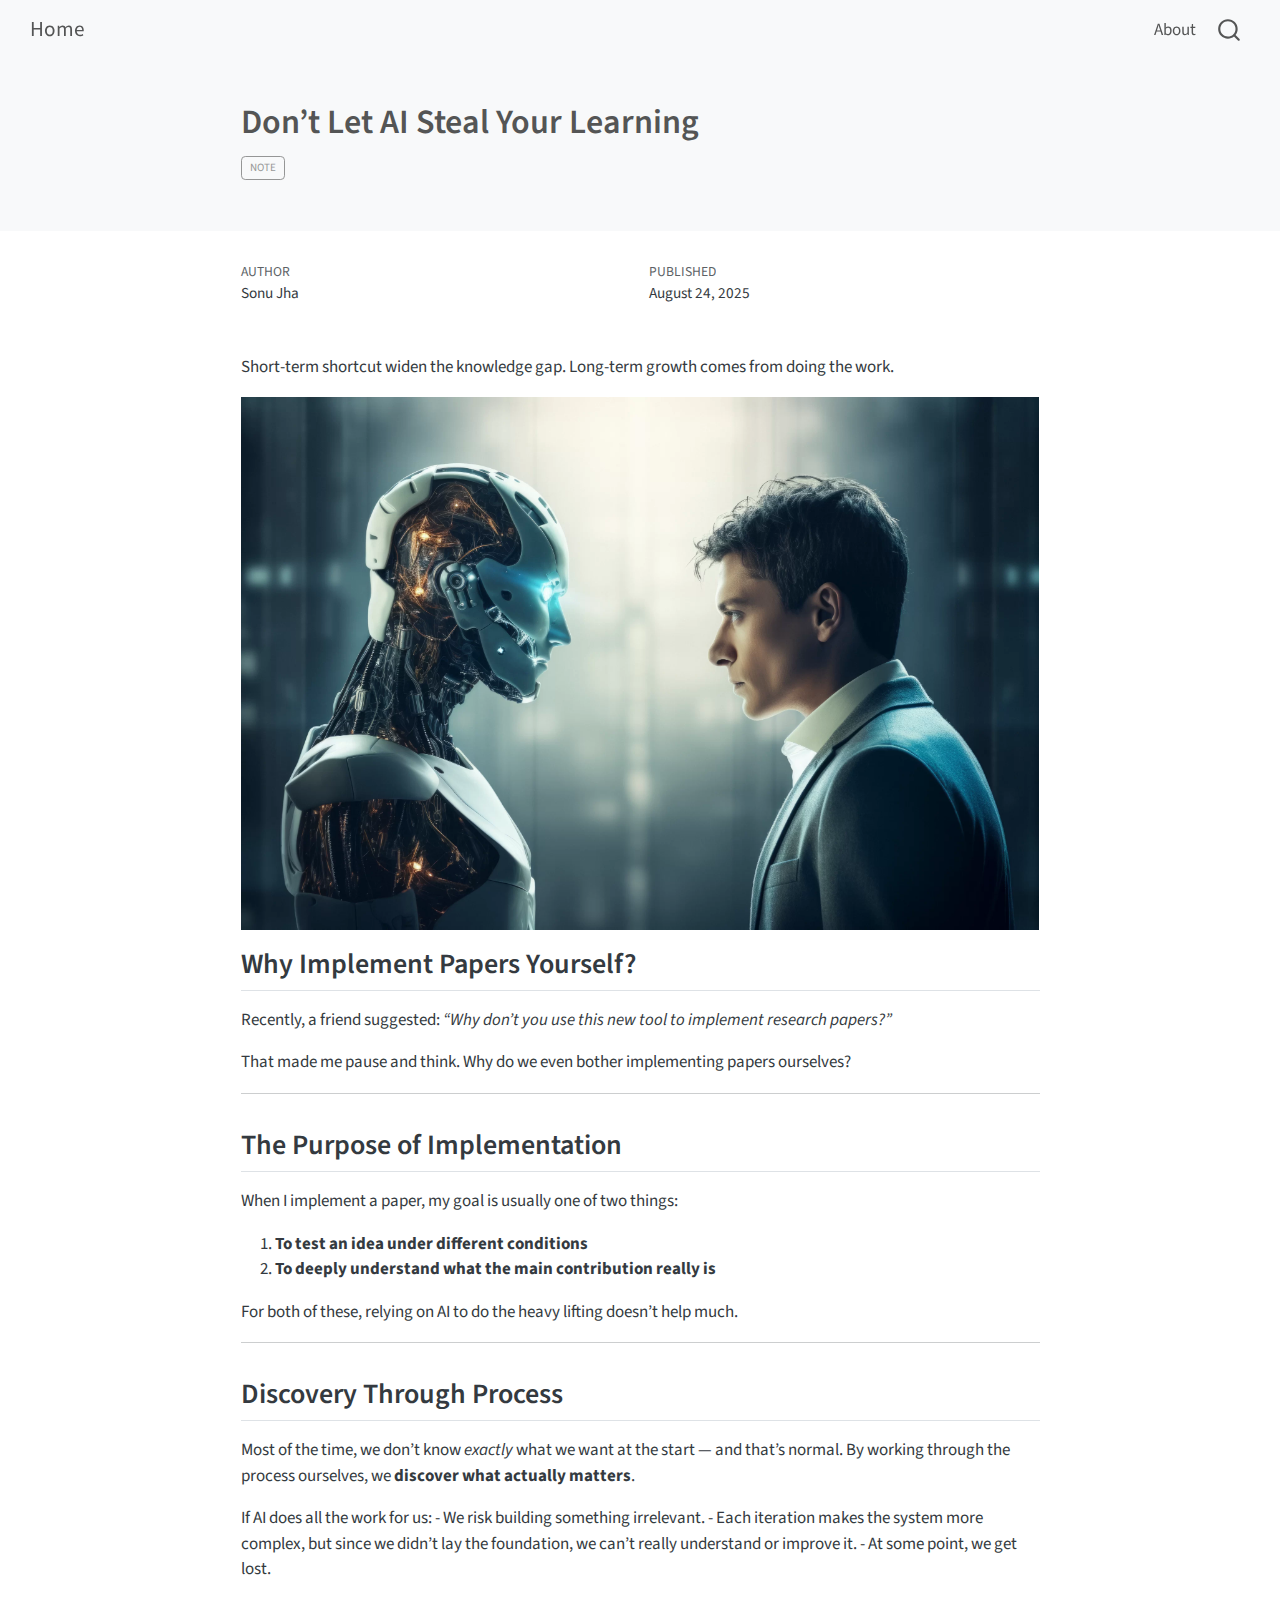
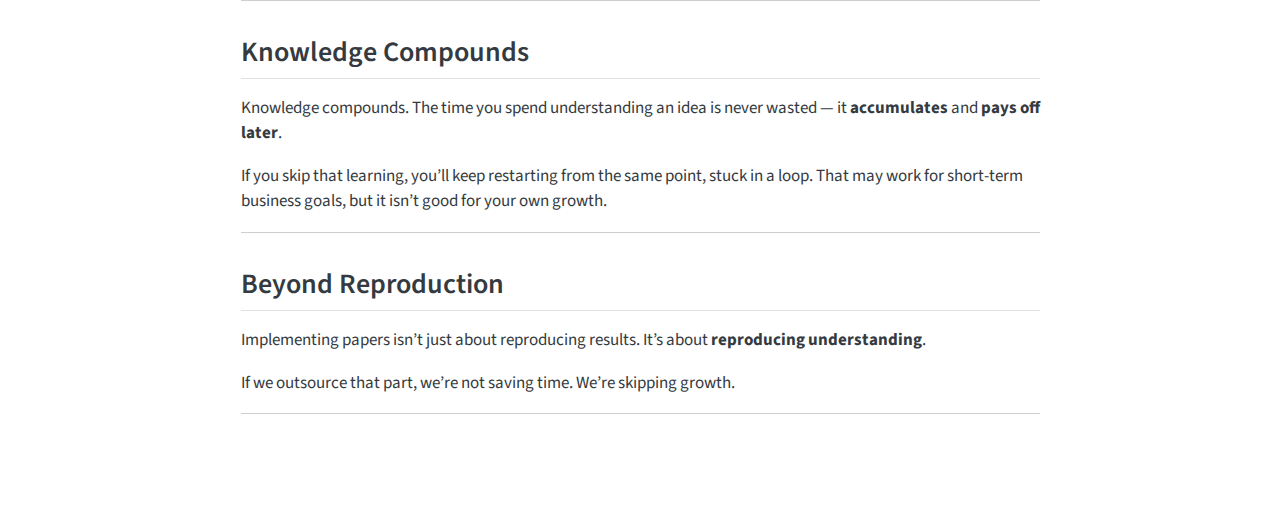
<file: docs/posts/dont-let-ai-steal-your-learning/index.html>
<!DOCTYPE html>
<html xmlns="http://www.w3.org/1999/xhtml" lang="en" xml:lang="en"><head>

<meta charset="utf-8">
<meta name="generator" content="quarto-1.7.32">

<meta name="viewport" content="width=device-width, initial-scale=1.0, user-scalable=yes">

<meta name="author" content="Sonu Jha">
<meta name="dcterms.date" content="2025-08-24">

<title>Don’t Let AI Steal Your Learning – Home</title>
<style>
code{white-space: pre-wrap;}
span.smallcaps{font-variant: small-caps;}
div.columns{display: flex; gap: min(4vw, 1.5em);}
div.column{flex: auto; overflow-x: auto;}
div.hanging-indent{margin-left: 1.5em; text-indent: -1.5em;}
ul.task-list{list-style: none;}
ul.task-list li input[type="checkbox"] {
  width: 0.8em;
  margin: 0 0.8em 0.2em -1em; /* quarto-specific, see https://github.com/quarto-dev/quarto-cli/issues/4556 */ 
  vertical-align: middle;
}
</style>


<script src="../../site_libs/quarto-nav/quarto-nav.js"></script>
<script src="../../site_libs/quarto-nav/headroom.min.js"></script>
<script src="../../site_libs/clipboard/clipboard.min.js"></script>
<script src="../../site_libs/quarto-search/autocomplete.umd.js"></script>
<script src="../../site_libs/quarto-search/fuse.min.js"></script>
<script src="../../site_libs/quarto-search/quarto-search.js"></script>
<meta name="quarto:offset" content="../../">
<script src="../../site_libs/quarto-html/quarto.js" type="module"></script>
<script src="../../site_libs/quarto-html/tabsets/tabsets.js" type="module"></script>
<script src="../../site_libs/quarto-html/popper.min.js"></script>
<script src="../../site_libs/quarto-html/tippy.umd.min.js"></script>
<script src="../../site_libs/quarto-html/anchor.min.js"></script>
<link href="../../site_libs/quarto-html/tippy.css" rel="stylesheet">
<link href="../../site_libs/quarto-html/quarto-syntax-highlighting-37eea08aefeeee20ff55810ff984fec1.css" rel="stylesheet" id="quarto-text-highlighting-styles">
<script src="../../site_libs/bootstrap/bootstrap.min.js"></script>
<link href="../../site_libs/bootstrap/bootstrap-icons.css" rel="stylesheet">
<link href="../../site_libs/bootstrap/bootstrap-53768934ba10758fb52f62f582dd9ca4.min.css" rel="stylesheet" append-hash="true" id="quarto-bootstrap" data-mode="light">
<script id="quarto-search-options" type="application/json">{
  "location": "navbar",
  "copy-button": false,
  "collapse-after": 3,
  "panel-placement": "end",
  "type": "overlay",
  "limit": 50,
  "keyboard-shortcut": [
    "f",
    "/",
    "s"
  ],
  "show-item-context": false,
  "language": {
    "search-no-results-text": "No results",
    "search-matching-documents-text": "matching documents",
    "search-copy-link-title": "Copy link to search",
    "search-hide-matches-text": "Hide additional matches",
    "search-more-match-text": "more match in this document",
    "search-more-matches-text": "more matches in this document",
    "search-clear-button-title": "Clear",
    "search-text-placeholder": "",
    "search-detached-cancel-button-title": "Cancel",
    "search-submit-button-title": "Submit",
    "search-label": "Search"
  }
}</script>


<link rel="stylesheet" href="../../styles.css">
</head>

<body class="nav-fixed fullcontent quarto-light">

<div id="quarto-search-results"></div>
  <header id="quarto-header" class="headroom fixed-top quarto-banner">
    <nav class="navbar navbar-expand-lg " data-bs-theme="dark">
      <div class="navbar-container container-fluid">
      <div class="navbar-brand-container mx-auto">
    <a class="navbar-brand" href="../../index.html">
    <span class="navbar-title">Home</span>
    </a>
  </div>
            <div id="quarto-search" class="" title="Search"></div>
          <button class="navbar-toggler" type="button" data-bs-toggle="collapse" data-bs-target="#navbarCollapse" aria-controls="navbarCollapse" role="menu" aria-expanded="false" aria-label="Toggle navigation" onclick="if (window.quartoToggleHeadroom) { window.quartoToggleHeadroom(); }">
  <span class="navbar-toggler-icon"></span>
</button>
          <div class="collapse navbar-collapse" id="navbarCollapse">
            <ul class="navbar-nav navbar-nav-scroll ms-auto">
  <li class="nav-item">
    <a class="nav-link" href="../../about.html"> 
<span class="menu-text">About</span></a>
  </li>  
</ul>
          </div> <!-- /navcollapse -->
            <div class="quarto-navbar-tools">
</div>
      </div> <!-- /container-fluid -->
    </nav>
</header>
<!-- content -->
<header id="title-block-header" class="quarto-title-block default page-columns page-full">
  <div class="quarto-title-banner page-columns page-full">
    <div class="quarto-title column-body">
      <h1 class="title">Don’t Let AI Steal Your Learning</h1>
                                <div class="quarto-categories">
                <div class="quarto-category">Note</div>
              </div>
                  </div>
  </div>
    
  
  <div class="quarto-title-meta">

      <div>
      <div class="quarto-title-meta-heading">Author</div>
      <div class="quarto-title-meta-contents">
               <p>Sonu Jha </p>
            </div>
    </div>
      
      <div>
      <div class="quarto-title-meta-heading">Published</div>
      <div class="quarto-title-meta-contents">
        <p class="date">August 24, 2025</p>
      </div>
    </div>
    
      
    </div>
    
  
  </header><div id="quarto-content" class="quarto-container page-columns page-rows-contents page-layout-article page-navbar">
<!-- sidebar -->
<!-- margin-sidebar -->
    
<!-- main -->
<main class="content quarto-banner-title-block" id="quarto-document-content">





<p>Short-term shortcut widen the knowledge gap. Long-term growth comes from doing the work.</p>
<p><img src="ai-vs-human-intelligence-scaled.webp" class="img-fluid"></p>
<section id="why-implement-papers-yourself" class="level2">
<h2 class="anchored" data-anchor-id="why-implement-papers-yourself">Why Implement Papers Yourself?</h2>
<p>Recently, a friend suggested: <em>“Why don’t you use this new tool to implement research papers?”</em></p>
<p>That made me pause and think. Why do we even bother implementing papers ourselves?</p>
<hr>
</section>
<section id="the-purpose-of-implementation" class="level2">
<h2 class="anchored" data-anchor-id="the-purpose-of-implementation">The Purpose of Implementation</h2>
<p>When I implement a paper, my goal is usually one of two things:</p>
<ol type="1">
<li><strong>To test an idea under different conditions</strong></li>
<li><strong>To deeply understand what the main contribution really is</strong></li>
</ol>
<p>For both of these, relying on AI to do the heavy lifting doesn’t help much.</p>
<hr>
</section>
<section id="discovery-through-process" class="level2">
<h2 class="anchored" data-anchor-id="discovery-through-process">Discovery Through Process</h2>
<p>Most of the time, we don’t know <em>exactly</em> what we want at the start — and that’s normal. By working through the process ourselves, we <strong>discover what actually matters</strong>.</p>
<p>If AI does all the work for us: - We risk building something irrelevant. - Each iteration makes the system more complex, but since we didn’t lay the foundation, we can’t really understand or improve it. - At some point, we get lost.</p>
<hr>
</section>
<section id="knowledge-compounds" class="level2">
<h2 class="anchored" data-anchor-id="knowledge-compounds">Knowledge Compounds</h2>
<p>Knowledge compounds. The time you spend understanding an idea is never wasted — it <strong>accumulates</strong> and <strong>pays off later</strong>.</p>
<p>If you skip that learning, you’ll keep restarting from the same point, stuck in a loop. That may work for short-term business goals, but it isn’t good for your own growth.</p>
<hr>
</section>
<section id="beyond-reproduction" class="level2">
<h2 class="anchored" data-anchor-id="beyond-reproduction">Beyond Reproduction</h2>
<p>Implementing papers isn’t just about reproducing results. It’s about <strong>reproducing understanding</strong>.</p>
<p>If we outsource that part, we’re not saving time. We’re skipping growth.</p>
<hr>


</section>

</main> <!-- /main -->
<script id="quarto-html-after-body" type="application/javascript">
  window.document.addEventListener("DOMContentLoaded", function (event) {
    const icon = "";
    const anchorJS = new window.AnchorJS();
    anchorJS.options = {
      placement: 'right',
      icon: icon
    };
    anchorJS.add('.anchored');
    const isCodeAnnotation = (el) => {
      for (const clz of el.classList) {
        if (clz.startsWith('code-annotation-')) {                     
          return true;
        }
      }
      return false;
    }
    const onCopySuccess = function(e) {
      // button target
      const button = e.trigger;
      // don't keep focus
      button.blur();
      // flash "checked"
      button.classList.add('code-copy-button-checked');
      var currentTitle = button.getAttribute("title");
      button.setAttribute("title", "Copied!");
      let tooltip;
      if (window.bootstrap) {
        button.setAttribute("data-bs-toggle", "tooltip");
        button.setAttribute("data-bs-placement", "left");
        button.setAttribute("data-bs-title", "Copied!");
        tooltip = new bootstrap.Tooltip(button, 
          { trigger: "manual", 
            customClass: "code-copy-button-tooltip",
            offset: [0, -8]});
        tooltip.show();    
      }
      setTimeout(function() {
        if (tooltip) {
          tooltip.hide();
          button.removeAttribute("data-bs-title");
          button.removeAttribute("data-bs-toggle");
          button.removeAttribute("data-bs-placement");
        }
        button.setAttribute("title", currentTitle);
        button.classList.remove('code-copy-button-checked');
      }, 1000);
      // clear code selection
      e.clearSelection();
    }
    const getTextToCopy = function(trigger) {
        const codeEl = trigger.previousElementSibling.cloneNode(true);
        for (const childEl of codeEl.children) {
          if (isCodeAnnotation(childEl)) {
            childEl.remove();
          }
        }
        return codeEl.innerText;
    }
    const clipboard = new window.ClipboardJS('.code-copy-button:not([data-in-quarto-modal])', {
      text: getTextToCopy
    });
    clipboard.on('success', onCopySuccess);
    if (window.document.getElementById('quarto-embedded-source-code-modal')) {
      const clipboardModal = new window.ClipboardJS('.code-copy-button[data-in-quarto-modal]', {
        text: getTextToCopy,
        container: window.document.getElementById('quarto-embedded-source-code-modal')
      });
      clipboardModal.on('success', onCopySuccess);
    }
      var localhostRegex = new RegExp(/^(?:http|https):\/\/localhost\:?[0-9]*\//);
      var mailtoRegex = new RegExp(/^mailto:/);
        var filterRegex = new RegExp('/' + window.location.host + '/');
      var isInternal = (href) => {
          return filterRegex.test(href) || localhostRegex.test(href) || mailtoRegex.test(href);
      }
      // Inspect non-navigation links and adorn them if external
     var links = window.document.querySelectorAll('a[href]:not(.nav-link):not(.navbar-brand):not(.toc-action):not(.sidebar-link):not(.sidebar-item-toggle):not(.pagination-link):not(.no-external):not([aria-hidden]):not(.dropdown-item):not(.quarto-navigation-tool):not(.about-link)');
      for (var i=0; i<links.length; i++) {
        const link = links[i];
        if (!isInternal(link.href)) {
          // undo the damage that might have been done by quarto-nav.js in the case of
          // links that we want to consider external
          if (link.dataset.originalHref !== undefined) {
            link.href = link.dataset.originalHref;
          }
        }
      }
    function tippyHover(el, contentFn, onTriggerFn, onUntriggerFn) {
      const config = {
        allowHTML: true,
        maxWidth: 500,
        delay: 100,
        arrow: false,
        appendTo: function(el) {
            return el.parentElement;
        },
        interactive: true,
        interactiveBorder: 10,
        theme: 'quarto',
        placement: 'bottom-start',
      };
      if (contentFn) {
        config.content = contentFn;
      }
      if (onTriggerFn) {
        config.onTrigger = onTriggerFn;
      }
      if (onUntriggerFn) {
        config.onUntrigger = onUntriggerFn;
      }
      window.tippy(el, config); 
    }
    const noterefs = window.document.querySelectorAll('a[role="doc-noteref"]');
    for (var i=0; i<noterefs.length; i++) {
      const ref = noterefs[i];
      tippyHover(ref, function() {
        // use id or data attribute instead here
        let href = ref.getAttribute('data-footnote-href') || ref.getAttribute('href');
        try { href = new URL(href).hash; } catch {}
        const id = href.replace(/^#\/?/, "");
        const note = window.document.getElementById(id);
        if (note) {
          return note.innerHTML;
        } else {
          return "";
        }
      });
    }
    const xrefs = window.document.querySelectorAll('a.quarto-xref');
    const processXRef = (id, note) => {
      // Strip column container classes
      const stripColumnClz = (el) => {
        el.classList.remove("page-full", "page-columns");
        if (el.children) {
          for (const child of el.children) {
            stripColumnClz(child);
          }
        }
      }
      stripColumnClz(note)
      if (id === null || id.startsWith('sec-')) {
        // Special case sections, only their first couple elements
        const container = document.createElement("div");
        if (note.children && note.children.length > 2) {
          container.appendChild(note.children[0].cloneNode(true));
          for (let i = 1; i < note.children.length; i++) {
            const child = note.children[i];
            if (child.tagName === "P" && child.innerText === "") {
              continue;
            } else {
              container.appendChild(child.cloneNode(true));
              break;
            }
          }
          if (window.Quarto?.typesetMath) {
            window.Quarto.typesetMath(container);
          }
          return container.innerHTML
        } else {
          if (window.Quarto?.typesetMath) {
            window.Quarto.typesetMath(note);
          }
          return note.innerHTML;
        }
      } else {
        // Remove any anchor links if they are present
        const anchorLink = note.querySelector('a.anchorjs-link');
        if (anchorLink) {
          anchorLink.remove();
        }
        if (window.Quarto?.typesetMath) {
          window.Quarto.typesetMath(note);
        }
        if (note.classList.contains("callout")) {
          return note.outerHTML;
        } else {
          return note.innerHTML;
        }
      }
    }
    for (var i=0; i<xrefs.length; i++) {
      const xref = xrefs[i];
      tippyHover(xref, undefined, function(instance) {
        instance.disable();
        let url = xref.getAttribute('href');
        let hash = undefined; 
        if (url.startsWith('#')) {
          hash = url;
        } else {
          try { hash = new URL(url).hash; } catch {}
        }
        if (hash) {
          const id = hash.replace(/^#\/?/, "");
          const note = window.document.getElementById(id);
          if (note !== null) {
            try {
              const html = processXRef(id, note.cloneNode(true));
              instance.setContent(html);
            } finally {
              instance.enable();
              instance.show();
            }
          } else {
            // See if we can fetch this
            fetch(url.split('#')[0])
            .then(res => res.text())
            .then(html => {
              const parser = new DOMParser();
              const htmlDoc = parser.parseFromString(html, "text/html");
              const note = htmlDoc.getElementById(id);
              if (note !== null) {
                const html = processXRef(id, note);
                instance.setContent(html);
              } 
            }).finally(() => {
              instance.enable();
              instance.show();
            });
          }
        } else {
          // See if we can fetch a full url (with no hash to target)
          // This is a special case and we should probably do some content thinning / targeting
          fetch(url)
          .then(res => res.text())
          .then(html => {
            const parser = new DOMParser();
            const htmlDoc = parser.parseFromString(html, "text/html");
            const note = htmlDoc.querySelector('main.content');
            if (note !== null) {
              // This should only happen for chapter cross references
              // (since there is no id in the URL)
              // remove the first header
              if (note.children.length > 0 && note.children[0].tagName === "HEADER") {
                note.children[0].remove();
              }
              const html = processXRef(null, note);
              instance.setContent(html);
            } 
          }).finally(() => {
            instance.enable();
            instance.show();
          });
        }
      }, function(instance) {
      });
    }
        let selectedAnnoteEl;
        const selectorForAnnotation = ( cell, annotation) => {
          let cellAttr = 'data-code-cell="' + cell + '"';
          let lineAttr = 'data-code-annotation="' +  annotation + '"';
          const selector = 'span[' + cellAttr + '][' + lineAttr + ']';
          return selector;
        }
        const selectCodeLines = (annoteEl) => {
          const doc = window.document;
          const targetCell = annoteEl.getAttribute("data-target-cell");
          const targetAnnotation = annoteEl.getAttribute("data-target-annotation");
          const annoteSpan = window.document.querySelector(selectorForAnnotation(targetCell, targetAnnotation));
          const lines = annoteSpan.getAttribute("data-code-lines").split(",");
          const lineIds = lines.map((line) => {
            return targetCell + "-" + line;
          })
          let top = null;
          let height = null;
          let parent = null;
          if (lineIds.length > 0) {
              //compute the position of the single el (top and bottom and make a div)
              const el = window.document.getElementById(lineIds[0]);
              top = el.offsetTop;
              height = el.offsetHeight;
              parent = el.parentElement.parentElement;
            if (lineIds.length > 1) {
              const lastEl = window.document.getElementById(lineIds[lineIds.length - 1]);
              const bottom = lastEl.offsetTop + lastEl.offsetHeight;
              height = bottom - top;
            }
            if (top !== null && height !== null && parent !== null) {
              // cook up a div (if necessary) and position it 
              let div = window.document.getElementById("code-annotation-line-highlight");
              if (div === null) {
                div = window.document.createElement("div");
                div.setAttribute("id", "code-annotation-line-highlight");
                div.style.position = 'absolute';
                parent.appendChild(div);
              }
              div.style.top = top - 2 + "px";
              div.style.height = height + 4 + "px";
              div.style.left = 0;
              let gutterDiv = window.document.getElementById("code-annotation-line-highlight-gutter");
              if (gutterDiv === null) {
                gutterDiv = window.document.createElement("div");
                gutterDiv.setAttribute("id", "code-annotation-line-highlight-gutter");
                gutterDiv.style.position = 'absolute';
                const codeCell = window.document.getElementById(targetCell);
                const gutter = codeCell.querySelector('.code-annotation-gutter');
                gutter.appendChild(gutterDiv);
              }
              gutterDiv.style.top = top - 2 + "px";
              gutterDiv.style.height = height + 4 + "px";
            }
            selectedAnnoteEl = annoteEl;
          }
        };
        const unselectCodeLines = () => {
          const elementsIds = ["code-annotation-line-highlight", "code-annotation-line-highlight-gutter"];
          elementsIds.forEach((elId) => {
            const div = window.document.getElementById(elId);
            if (div) {
              div.remove();
            }
          });
          selectedAnnoteEl = undefined;
        };
          // Handle positioning of the toggle
      window.addEventListener(
        "resize",
        throttle(() => {
          elRect = undefined;
          if (selectedAnnoteEl) {
            selectCodeLines(selectedAnnoteEl);
          }
        }, 10)
      );
      function throttle(fn, ms) {
      let throttle = false;
      let timer;
        return (...args) => {
          if(!throttle) { // first call gets through
              fn.apply(this, args);
              throttle = true;
          } else { // all the others get throttled
              if(timer) clearTimeout(timer); // cancel #2
              timer = setTimeout(() => {
                fn.apply(this, args);
                timer = throttle = false;
              }, ms);
          }
        };
      }
        // Attach click handler to the DT
        const annoteDls = window.document.querySelectorAll('dt[data-target-cell]');
        for (const annoteDlNode of annoteDls) {
          annoteDlNode.addEventListener('click', (event) => {
            const clickedEl = event.target;
            if (clickedEl !== selectedAnnoteEl) {
              unselectCodeLines();
              const activeEl = window.document.querySelector('dt[data-target-cell].code-annotation-active');
              if (activeEl) {
                activeEl.classList.remove('code-annotation-active');
              }
              selectCodeLines(clickedEl);
              clickedEl.classList.add('code-annotation-active');
            } else {
              // Unselect the line
              unselectCodeLines();
              clickedEl.classList.remove('code-annotation-active');
            }
          });
        }
    const findCites = (el) => {
      const parentEl = el.parentElement;
      if (parentEl) {
        const cites = parentEl.dataset.cites;
        if (cites) {
          return {
            el,
            cites: cites.split(' ')
          };
        } else {
          return findCites(el.parentElement)
        }
      } else {
        return undefined;
      }
    };
    var bibliorefs = window.document.querySelectorAll('a[role="doc-biblioref"]');
    for (var i=0; i<bibliorefs.length; i++) {
      const ref = bibliorefs[i];
      const citeInfo = findCites(ref);
      if (citeInfo) {
        tippyHover(citeInfo.el, function() {
          var popup = window.document.createElement('div');
          citeInfo.cites.forEach(function(cite) {
            var citeDiv = window.document.createElement('div');
            citeDiv.classList.add('hanging-indent');
            citeDiv.classList.add('csl-entry');
            var biblioDiv = window.document.getElementById('ref-' + cite);
            if (biblioDiv) {
              citeDiv.innerHTML = biblioDiv.innerHTML;
            }
            popup.appendChild(citeDiv);
          });
          return popup.innerHTML;
        });
      }
    }
  });
  </script>
</div> <!-- /content -->




</body></html>
</file>
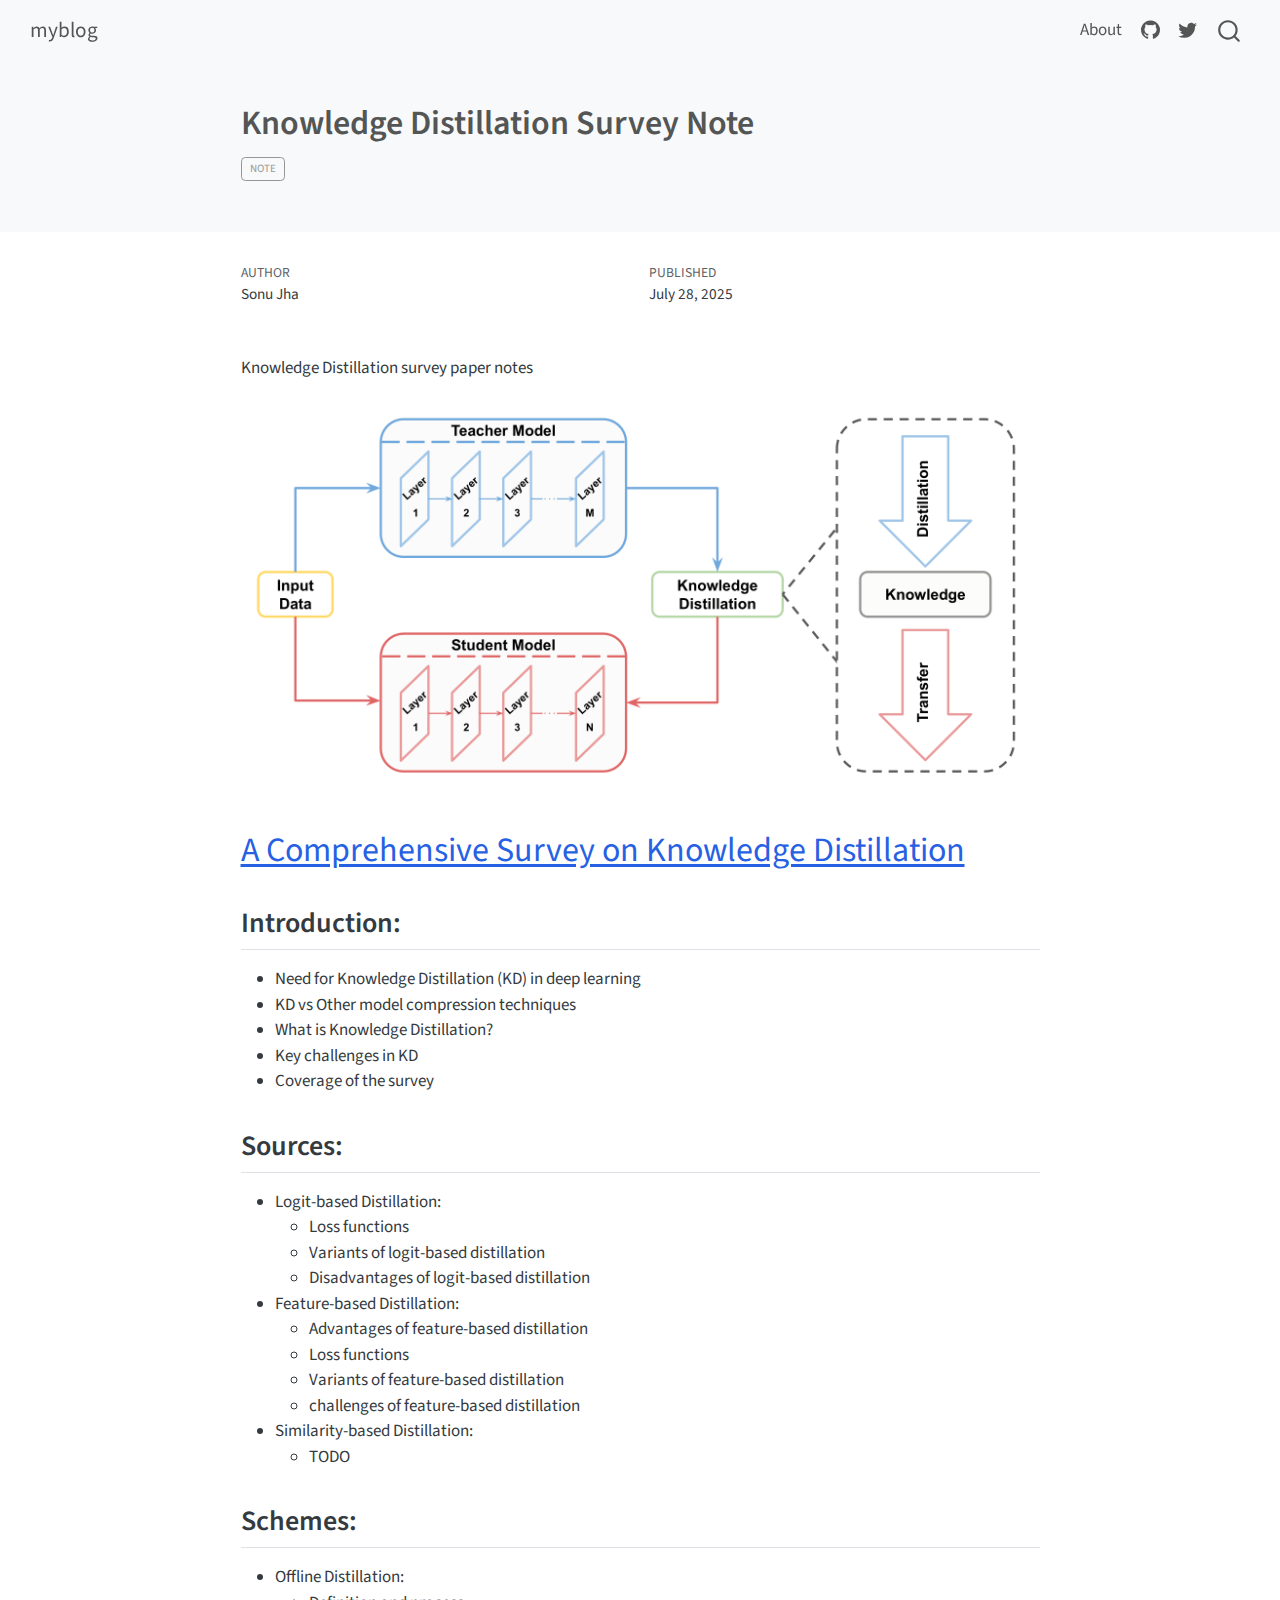
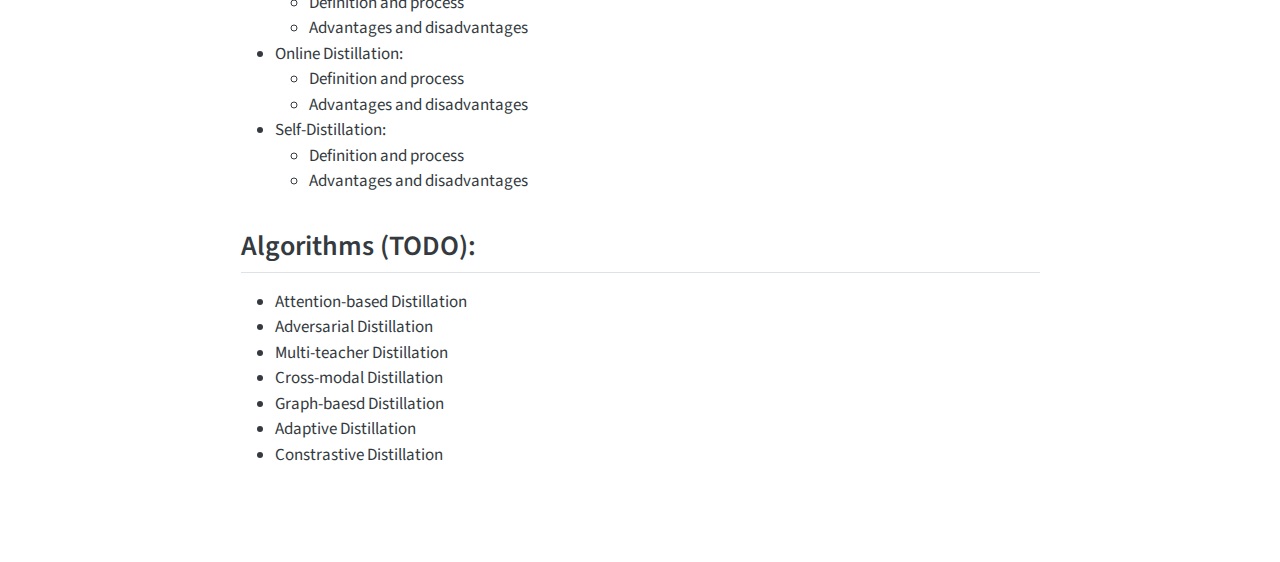
<file: docs/posts/knowledge-distillation/index.html>
<!DOCTYPE html>
<html xmlns="http://www.w3.org/1999/xhtml" lang="en" xml:lang="en"><head>

<meta charset="utf-8">
<meta name="generator" content="quarto-1.7.32">

<meta name="viewport" content="width=device-width, initial-scale=1.0, user-scalable=yes">

<meta name="author" content="Sonu Jha">
<meta name="dcterms.date" content="2025-07-28">

<title>Knowledge Distillation Survey Note – myblog</title>
<style>
code{white-space: pre-wrap;}
span.smallcaps{font-variant: small-caps;}
div.columns{display: flex; gap: min(4vw, 1.5em);}
div.column{flex: auto; overflow-x: auto;}
div.hanging-indent{margin-left: 1.5em; text-indent: -1.5em;}
ul.task-list{list-style: none;}
ul.task-list li input[type="checkbox"] {
  width: 0.8em;
  margin: 0 0.8em 0.2em -1em; /* quarto-specific, see https://github.com/quarto-dev/quarto-cli/issues/4556 */ 
  vertical-align: middle;
}
</style>


<script src="../../site_libs/quarto-nav/quarto-nav.js"></script>
<script src="../../site_libs/quarto-nav/headroom.min.js"></script>
<script src="../../site_libs/clipboard/clipboard.min.js"></script>
<script src="../../site_libs/quarto-search/autocomplete.umd.js"></script>
<script src="../../site_libs/quarto-search/fuse.min.js"></script>
<script src="../../site_libs/quarto-search/quarto-search.js"></script>
<meta name="quarto:offset" content="../../">
<script src="../../site_libs/quarto-html/quarto.js" type="module"></script>
<script src="../../site_libs/quarto-html/tabsets/tabsets.js" type="module"></script>
<script src="../../site_libs/quarto-html/popper.min.js"></script>
<script src="../../site_libs/quarto-html/tippy.umd.min.js"></script>
<script src="../../site_libs/quarto-html/anchor.min.js"></script>
<link href="../../site_libs/quarto-html/tippy.css" rel="stylesheet">
<link href="../../site_libs/quarto-html/quarto-syntax-highlighting-37eea08aefeeee20ff55810ff984fec1.css" rel="stylesheet" id="quarto-text-highlighting-styles">
<script src="../../site_libs/bootstrap/bootstrap.min.js"></script>
<link href="../../site_libs/bootstrap/bootstrap-icons.css" rel="stylesheet">
<link href="../../site_libs/bootstrap/bootstrap-53768934ba10758fb52f62f582dd9ca4.min.css" rel="stylesheet" append-hash="true" id="quarto-bootstrap" data-mode="light">
<script id="quarto-search-options" type="application/json">{
  "location": "navbar",
  "copy-button": false,
  "collapse-after": 3,
  "panel-placement": "end",
  "type": "overlay",
  "limit": 50,
  "keyboard-shortcut": [
    "f",
    "/",
    "s"
  ],
  "show-item-context": false,
  "language": {
    "search-no-results-text": "No results",
    "search-matching-documents-text": "matching documents",
    "search-copy-link-title": "Copy link to search",
    "search-hide-matches-text": "Hide additional matches",
    "search-more-match-text": "more match in this document",
    "search-more-matches-text": "more matches in this document",
    "search-clear-button-title": "Clear",
    "search-text-placeholder": "",
    "search-detached-cancel-button-title": "Cancel",
    "search-submit-button-title": "Submit",
    "search-label": "Search"
  }
}</script>


<link rel="stylesheet" href="../../styles.css">
</head>

<body class="nav-fixed fullcontent quarto-light">

<div id="quarto-search-results"></div>
  <header id="quarto-header" class="headroom fixed-top quarto-banner">
    <nav class="navbar navbar-expand-lg " data-bs-theme="dark">
      <div class="navbar-container container-fluid">
      <div class="navbar-brand-container mx-auto">
    <a class="navbar-brand" href="../../index.html">
    <span class="navbar-title">myblog</span>
    </a>
  </div>
            <div id="quarto-search" class="" title="Search"></div>
          <button class="navbar-toggler" type="button" data-bs-toggle="collapse" data-bs-target="#navbarCollapse" aria-controls="navbarCollapse" role="menu" aria-expanded="false" aria-label="Toggle navigation" onclick="if (window.quartoToggleHeadroom) { window.quartoToggleHeadroom(); }">
  <span class="navbar-toggler-icon"></span>
</button>
          <div class="collapse navbar-collapse" id="navbarCollapse">
            <ul class="navbar-nav navbar-nav-scroll ms-auto">
  <li class="nav-item">
    <a class="nav-link" href="../../about.html"> 
<span class="menu-text">About</span></a>
  </li>  
  <li class="nav-item compact">
    <a class="nav-link" href="https://github.com/"> <i class="bi bi-github" role="img">
</i> 
<span class="menu-text"></span></a>
  </li>  
  <li class="nav-item compact">
    <a class="nav-link" href="https://twitter.com"> <i class="bi bi-twitter" role="img">
</i> 
<span class="menu-text"></span></a>
  </li>  
</ul>
          </div> <!-- /navcollapse -->
            <div class="quarto-navbar-tools">
</div>
      </div> <!-- /container-fluid -->
    </nav>
</header>
<!-- content -->
<header id="title-block-header" class="quarto-title-block default page-columns page-full">
  <div class="quarto-title-banner page-columns page-full">
    <div class="quarto-title column-body">
      <h1 class="title">Knowledge Distillation Survey Note</h1>
                                <div class="quarto-categories">
                <div class="quarto-category">Note</div>
              </div>
                  </div>
  </div>
    
  
  <div class="quarto-title-meta">

      <div>
      <div class="quarto-title-meta-heading">Author</div>
      <div class="quarto-title-meta-contents">
               <p>Sonu Jha </p>
            </div>
    </div>
      
      <div>
      <div class="quarto-title-meta-heading">Published</div>
      <div class="quarto-title-meta-contents">
        <p class="date">July 28, 2025</p>
      </div>
    </div>
    
      
    </div>
    
  
  </header><div id="quarto-content" class="quarto-container page-columns page-rows-contents page-layout-article page-navbar">
<!-- sidebar -->
<!-- margin-sidebar -->
    
<!-- main -->
<main class="content quarto-banner-title-block" id="quarto-document-content">





<p>Knowledge Distillation survey paper notes</p>
<p><img src="kd.png" class="img-fluid"></p>
<section id="a-comprehensive-survey-on-knowledge-distillation" class="level1">
<h1><a href="https://arxiv.org/abs/2503.12067">A Comprehensive Survey on Knowledge Distillation</a></h1>
<section id="introduction" class="level2">
<h2 class="anchored" data-anchor-id="introduction">Introduction:</h2>
<ul>
<li>Need for Knowledge Distillation (KD) in deep learning</li>
<li>KD vs Other model compression techniques</li>
<li>What is Knowledge Distillation?</li>
<li>Key challenges in KD</li>
<li>Coverage of the survey</li>
</ul>
</section>
<section id="sources" class="level2">
<h2 class="anchored" data-anchor-id="sources">Sources:</h2>
<ul>
<li>Logit-based Distillation:
<ul>
<li>Loss functions</li>
<li>Variants of logit-based distillation</li>
<li>Disadvantages of logit-based distillation</li>
</ul></li>
<li>Feature-based Distillation:
<ul>
<li>Advantages of feature-based distillation</li>
<li>Loss functions</li>
<li>Variants of feature-based distillation</li>
<li>challenges of feature-based distillation</li>
</ul></li>
<li>Similarity-based Distillation:
<ul>
<li>TODO</li>
</ul></li>
</ul>
</section>
<section id="schemes" class="level2">
<h2 class="anchored" data-anchor-id="schemes">Schemes:</h2>
<ul>
<li>Offline Distillation:
<ul>
<li>Definition and process</li>
<li>Advantages and disadvantages</li>
</ul></li>
<li>Online Distillation:
<ul>
<li>Definition and process</li>
<li>Advantages and disadvantages</li>
</ul></li>
<li>Self-Distillation:
<ul>
<li>Definition and process</li>
<li>Advantages and disadvantages</li>
</ul></li>
</ul>
</section>
<section id="algorithms-todo" class="level2">
<h2 class="anchored" data-anchor-id="algorithms-todo">Algorithms (TODO):</h2>
<ul>
<li>Attention-based Distillation</li>
<li>Adversarial Distillation</li>
<li>Multi-teacher Distillation</li>
<li>Cross-modal Distillation</li>
<li>Graph-baesd Distillation</li>
<li>Adaptive Distillation</li>
<li>Constrastive Distillation</li>
</ul>


</section>
</section>

</main> <!-- /main -->
<script id="quarto-html-after-body" type="application/javascript">
  window.document.addEventListener("DOMContentLoaded", function (event) {
    const icon = "";
    const anchorJS = new window.AnchorJS();
    anchorJS.options = {
      placement: 'right',
      icon: icon
    };
    anchorJS.add('.anchored');
    const isCodeAnnotation = (el) => {
      for (const clz of el.classList) {
        if (clz.startsWith('code-annotation-')) {                     
          return true;
        }
      }
      return false;
    }
    const onCopySuccess = function(e) {
      // button target
      const button = e.trigger;
      // don't keep focus
      button.blur();
      // flash "checked"
      button.classList.add('code-copy-button-checked');
      var currentTitle = button.getAttribute("title");
      button.setAttribute("title", "Copied!");
      let tooltip;
      if (window.bootstrap) {
        button.setAttribute("data-bs-toggle", "tooltip");
        button.setAttribute("data-bs-placement", "left");
        button.setAttribute("data-bs-title", "Copied!");
        tooltip = new bootstrap.Tooltip(button, 
          { trigger: "manual", 
            customClass: "code-copy-button-tooltip",
            offset: [0, -8]});
        tooltip.show();    
      }
      setTimeout(function() {
        if (tooltip) {
          tooltip.hide();
          button.removeAttribute("data-bs-title");
          button.removeAttribute("data-bs-toggle");
          button.removeAttribute("data-bs-placement");
        }
        button.setAttribute("title", currentTitle);
        button.classList.remove('code-copy-button-checked');
      }, 1000);
      // clear code selection
      e.clearSelection();
    }
    const getTextToCopy = function(trigger) {
        const codeEl = trigger.previousElementSibling.cloneNode(true);
        for (const childEl of codeEl.children) {
          if (isCodeAnnotation(childEl)) {
            childEl.remove();
          }
        }
        return codeEl.innerText;
    }
    const clipboard = new window.ClipboardJS('.code-copy-button:not([data-in-quarto-modal])', {
      text: getTextToCopy
    });
    clipboard.on('success', onCopySuccess);
    if (window.document.getElementById('quarto-embedded-source-code-modal')) {
      const clipboardModal = new window.ClipboardJS('.code-copy-button[data-in-quarto-modal]', {
        text: getTextToCopy,
        container: window.document.getElementById('quarto-embedded-source-code-modal')
      });
      clipboardModal.on('success', onCopySuccess);
    }
      var localhostRegex = new RegExp(/^(?:http|https):\/\/localhost\:?[0-9]*\//);
      var mailtoRegex = new RegExp(/^mailto:/);
        var filterRegex = new RegExp('/' + window.location.host + '/');
      var isInternal = (href) => {
          return filterRegex.test(href) || localhostRegex.test(href) || mailtoRegex.test(href);
      }
      // Inspect non-navigation links and adorn them if external
     var links = window.document.querySelectorAll('a[href]:not(.nav-link):not(.navbar-brand):not(.toc-action):not(.sidebar-link):not(.sidebar-item-toggle):not(.pagination-link):not(.no-external):not([aria-hidden]):not(.dropdown-item):not(.quarto-navigation-tool):not(.about-link)');
      for (var i=0; i<links.length; i++) {
        const link = links[i];
        if (!isInternal(link.href)) {
          // undo the damage that might have been done by quarto-nav.js in the case of
          // links that we want to consider external
          if (link.dataset.originalHref !== undefined) {
            link.href = link.dataset.originalHref;
          }
        }
      }
    function tippyHover(el, contentFn, onTriggerFn, onUntriggerFn) {
      const config = {
        allowHTML: true,
        maxWidth: 500,
        delay: 100,
        arrow: false,
        appendTo: function(el) {
            return el.parentElement;
        },
        interactive: true,
        interactiveBorder: 10,
        theme: 'quarto',
        placement: 'bottom-start',
      };
      if (contentFn) {
        config.content = contentFn;
      }
      if (onTriggerFn) {
        config.onTrigger = onTriggerFn;
      }
      if (onUntriggerFn) {
        config.onUntrigger = onUntriggerFn;
      }
      window.tippy(el, config); 
    }
    const noterefs = window.document.querySelectorAll('a[role="doc-noteref"]');
    for (var i=0; i<noterefs.length; i++) {
      const ref = noterefs[i];
      tippyHover(ref, function() {
        // use id or data attribute instead here
        let href = ref.getAttribute('data-footnote-href') || ref.getAttribute('href');
        try { href = new URL(href).hash; } catch {}
        const id = href.replace(/^#\/?/, "");
        const note = window.document.getElementById(id);
        if (note) {
          return note.innerHTML;
        } else {
          return "";
        }
      });
    }
    const xrefs = window.document.querySelectorAll('a.quarto-xref');
    const processXRef = (id, note) => {
      // Strip column container classes
      const stripColumnClz = (el) => {
        el.classList.remove("page-full", "page-columns");
        if (el.children) {
          for (const child of el.children) {
            stripColumnClz(child);
          }
        }
      }
      stripColumnClz(note)
      if (id === null || id.startsWith('sec-')) {
        // Special case sections, only their first couple elements
        const container = document.createElement("div");
        if (note.children && note.children.length > 2) {
          container.appendChild(note.children[0].cloneNode(true));
          for (let i = 1; i < note.children.length; i++) {
            const child = note.children[i];
            if (child.tagName === "P" && child.innerText === "") {
              continue;
            } else {
              container.appendChild(child.cloneNode(true));
              break;
            }
          }
          if (window.Quarto?.typesetMath) {
            window.Quarto.typesetMath(container);
          }
          return container.innerHTML
        } else {
          if (window.Quarto?.typesetMath) {
            window.Quarto.typesetMath(note);
          }
          return note.innerHTML;
        }
      } else {
        // Remove any anchor links if they are present
        const anchorLink = note.querySelector('a.anchorjs-link');
        if (anchorLink) {
          anchorLink.remove();
        }
        if (window.Quarto?.typesetMath) {
          window.Quarto.typesetMath(note);
        }
        if (note.classList.contains("callout")) {
          return note.outerHTML;
        } else {
          return note.innerHTML;
        }
      }
    }
    for (var i=0; i<xrefs.length; i++) {
      const xref = xrefs[i];
      tippyHover(xref, undefined, function(instance) {
        instance.disable();
        let url = xref.getAttribute('href');
        let hash = undefined; 
        if (url.startsWith('#')) {
          hash = url;
        } else {
          try { hash = new URL(url).hash; } catch {}
        }
        if (hash) {
          const id = hash.replace(/^#\/?/, "");
          const note = window.document.getElementById(id);
          if (note !== null) {
            try {
              const html = processXRef(id, note.cloneNode(true));
              instance.setContent(html);
            } finally {
              instance.enable();
              instance.show();
            }
          } else {
            // See if we can fetch this
            fetch(url.split('#')[0])
            .then(res => res.text())
            .then(html => {
              const parser = new DOMParser();
              const htmlDoc = parser.parseFromString(html, "text/html");
              const note = htmlDoc.getElementById(id);
              if (note !== null) {
                const html = processXRef(id, note);
                instance.setContent(html);
              } 
            }).finally(() => {
              instance.enable();
              instance.show();
            });
          }
        } else {
          // See if we can fetch a full url (with no hash to target)
          // This is a special case and we should probably do some content thinning / targeting
          fetch(url)
          .then(res => res.text())
          .then(html => {
            const parser = new DOMParser();
            const htmlDoc = parser.parseFromString(html, "text/html");
            const note = htmlDoc.querySelector('main.content');
            if (note !== null) {
              // This should only happen for chapter cross references
              // (since there is no id in the URL)
              // remove the first header
              if (note.children.length > 0 && note.children[0].tagName === "HEADER") {
                note.children[0].remove();
              }
              const html = processXRef(null, note);
              instance.setContent(html);
            } 
          }).finally(() => {
            instance.enable();
            instance.show();
          });
        }
      }, function(instance) {
      });
    }
        let selectedAnnoteEl;
        const selectorForAnnotation = ( cell, annotation) => {
          let cellAttr = 'data-code-cell="' + cell + '"';
          let lineAttr = 'data-code-annotation="' +  annotation + '"';
          const selector = 'span[' + cellAttr + '][' + lineAttr + ']';
          return selector;
        }
        const selectCodeLines = (annoteEl) => {
          const doc = window.document;
          const targetCell = annoteEl.getAttribute("data-target-cell");
          const targetAnnotation = annoteEl.getAttribute("data-target-annotation");
          const annoteSpan = window.document.querySelector(selectorForAnnotation(targetCell, targetAnnotation));
          const lines = annoteSpan.getAttribute("data-code-lines").split(",");
          const lineIds = lines.map((line) => {
            return targetCell + "-" + line;
          })
          let top = null;
          let height = null;
          let parent = null;
          if (lineIds.length > 0) {
              //compute the position of the single el (top and bottom and make a div)
              const el = window.document.getElementById(lineIds[0]);
              top = el.offsetTop;
              height = el.offsetHeight;
              parent = el.parentElement.parentElement;
            if (lineIds.length > 1) {
              const lastEl = window.document.getElementById(lineIds[lineIds.length - 1]);
              const bottom = lastEl.offsetTop + lastEl.offsetHeight;
              height = bottom - top;
            }
            if (top !== null && height !== null && parent !== null) {
              // cook up a div (if necessary) and position it 
              let div = window.document.getElementById("code-annotation-line-highlight");
              if (div === null) {
                div = window.document.createElement("div");
                div.setAttribute("id", "code-annotation-line-highlight");
                div.style.position = 'absolute';
                parent.appendChild(div);
              }
              div.style.top = top - 2 + "px";
              div.style.height = height + 4 + "px";
              div.style.left = 0;
              let gutterDiv = window.document.getElementById("code-annotation-line-highlight-gutter");
              if (gutterDiv === null) {
                gutterDiv = window.document.createElement("div");
                gutterDiv.setAttribute("id", "code-annotation-line-highlight-gutter");
                gutterDiv.style.position = 'absolute';
                const codeCell = window.document.getElementById(targetCell);
                const gutter = codeCell.querySelector('.code-annotation-gutter');
                gutter.appendChild(gutterDiv);
              }
              gutterDiv.style.top = top - 2 + "px";
              gutterDiv.style.height = height + 4 + "px";
            }
            selectedAnnoteEl = annoteEl;
          }
        };
        const unselectCodeLines = () => {
          const elementsIds = ["code-annotation-line-highlight", "code-annotation-line-highlight-gutter"];
          elementsIds.forEach((elId) => {
            const div = window.document.getElementById(elId);
            if (div) {
              div.remove();
            }
          });
          selectedAnnoteEl = undefined;
        };
          // Handle positioning of the toggle
      window.addEventListener(
        "resize",
        throttle(() => {
          elRect = undefined;
          if (selectedAnnoteEl) {
            selectCodeLines(selectedAnnoteEl);
          }
        }, 10)
      );
      function throttle(fn, ms) {
      let throttle = false;
      let timer;
        return (...args) => {
          if(!throttle) { // first call gets through
              fn.apply(this, args);
              throttle = true;
          } else { // all the others get throttled
              if(timer) clearTimeout(timer); // cancel #2
              timer = setTimeout(() => {
                fn.apply(this, args);
                timer = throttle = false;
              }, ms);
          }
        };
      }
        // Attach click handler to the DT
        const annoteDls = window.document.querySelectorAll('dt[data-target-cell]');
        for (const annoteDlNode of annoteDls) {
          annoteDlNode.addEventListener('click', (event) => {
            const clickedEl = event.target;
            if (clickedEl !== selectedAnnoteEl) {
              unselectCodeLines();
              const activeEl = window.document.querySelector('dt[data-target-cell].code-annotation-active');
              if (activeEl) {
                activeEl.classList.remove('code-annotation-active');
              }
              selectCodeLines(clickedEl);
              clickedEl.classList.add('code-annotation-active');
            } else {
              // Unselect the line
              unselectCodeLines();
              clickedEl.classList.remove('code-annotation-active');
            }
          });
        }
    const findCites = (el) => {
      const parentEl = el.parentElement;
      if (parentEl) {
        const cites = parentEl.dataset.cites;
        if (cites) {
          return {
            el,
            cites: cites.split(' ')
          };
        } else {
          return findCites(el.parentElement)
        }
      } else {
        return undefined;
      }
    };
    var bibliorefs = window.document.querySelectorAll('a[role="doc-biblioref"]');
    for (var i=0; i<bibliorefs.length; i++) {
      const ref = bibliorefs[i];
      const citeInfo = findCites(ref);
      if (citeInfo) {
        tippyHover(citeInfo.el, function() {
          var popup = window.document.createElement('div');
          citeInfo.cites.forEach(function(cite) {
            var citeDiv = window.document.createElement('div');
            citeDiv.classList.add('hanging-indent');
            citeDiv.classList.add('csl-entry');
            var biblioDiv = window.document.getElementById('ref-' + cite);
            if (biblioDiv) {
              citeDiv.innerHTML = biblioDiv.innerHTML;
            }
            popup.appendChild(citeDiv);
          });
          return popup.innerHTML;
        });
      }
    }
  });
  </script>
</div> <!-- /content -->




</body></html>
</file>
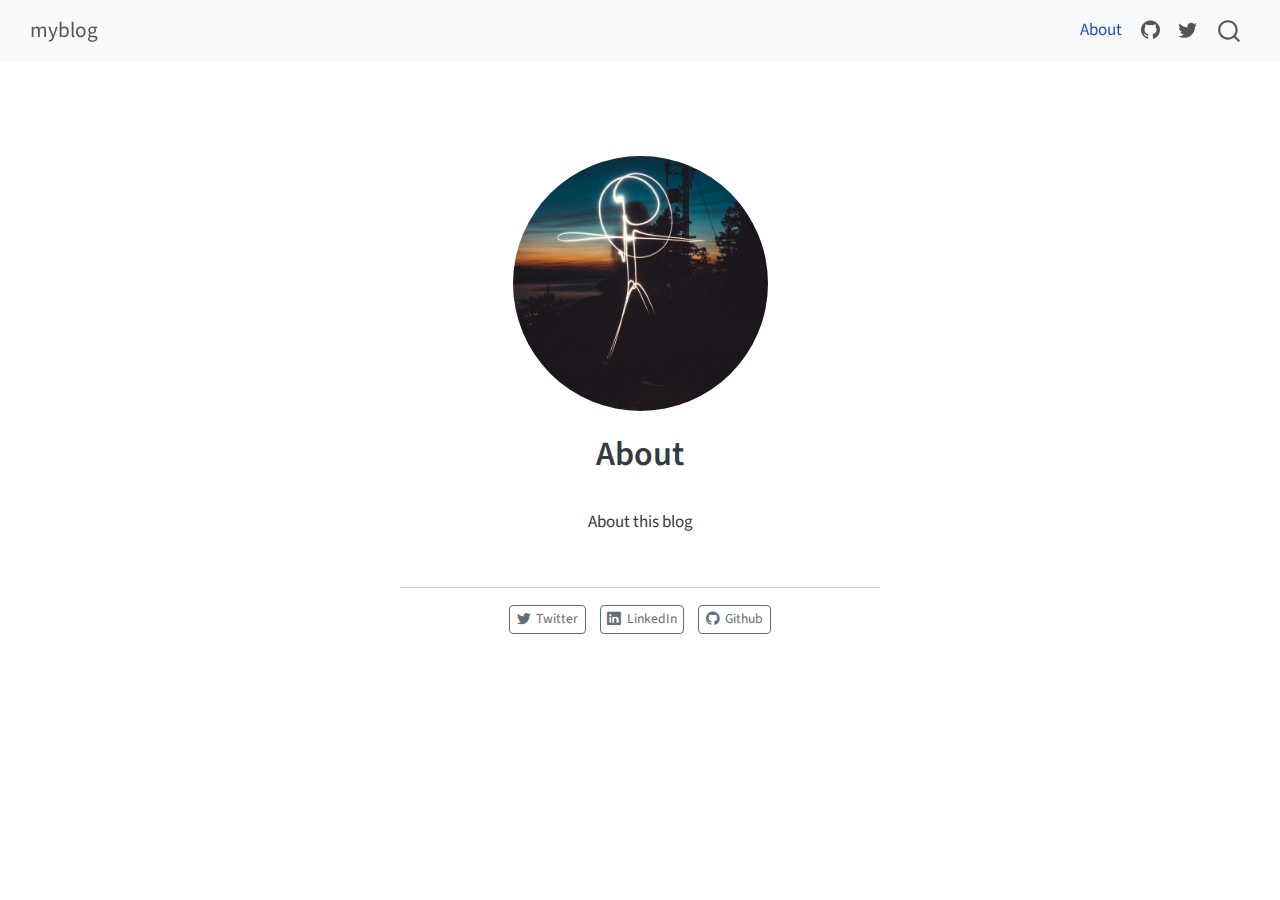
<file: _site/about.html>
<!DOCTYPE html>
<html xmlns="http://www.w3.org/1999/xhtml" lang="en" xml:lang="en"><head>

<meta charset="utf-8">
<meta name="generator" content="quarto-1.7.32">

<meta name="viewport" content="width=device-width, initial-scale=1.0, user-scalable=yes">


<title>About – myblog</title>
<style>
code{white-space: pre-wrap;}
span.smallcaps{font-variant: small-caps;}
div.columns{display: flex; gap: min(4vw, 1.5em);}
div.column{flex: auto; overflow-x: auto;}
div.hanging-indent{margin-left: 1.5em; text-indent: -1.5em;}
ul.task-list{list-style: none;}
ul.task-list li input[type="checkbox"] {
  width: 0.8em;
  margin: 0 0.8em 0.2em -1em; /* quarto-specific, see https://github.com/quarto-dev/quarto-cli/issues/4556 */ 
  vertical-align: middle;
}
</style>


<script src="site_libs/quarto-nav/quarto-nav.js"></script>
<script src="site_libs/quarto-nav/headroom.min.js"></script>
<script src="site_libs/clipboard/clipboard.min.js"></script>
<script src="site_libs/quarto-search/autocomplete.umd.js"></script>
<script src="site_libs/quarto-search/fuse.min.js"></script>
<script src="site_libs/quarto-search/quarto-search.js"></script>
<meta name="quarto:offset" content="./">
<script src="site_libs/quarto-html/quarto.js" type="module"></script>
<script src="site_libs/quarto-html/tabsets/tabsets.js" type="module"></script>
<script src="site_libs/quarto-html/popper.min.js"></script>
<script src="site_libs/quarto-html/tippy.umd.min.js"></script>
<link href="site_libs/quarto-html/tippy.css" rel="stylesheet">
<link href="site_libs/quarto-html/quarto-syntax-highlighting-37eea08aefeeee20ff55810ff984fec1.css" rel="stylesheet" id="quarto-text-highlighting-styles">
<script src="site_libs/bootstrap/bootstrap.min.js"></script>
<link href="site_libs/bootstrap/bootstrap-icons.css" rel="stylesheet">
<link href="site_libs/bootstrap/bootstrap-53768934ba10758fb52f62f582dd9ca4.min.css" rel="stylesheet" append-hash="true" id="quarto-bootstrap" data-mode="light">
<script id="quarto-search-options" type="application/json">{
  "location": "navbar",
  "copy-button": false,
  "collapse-after": 3,
  "panel-placement": "end",
  "type": "overlay",
  "limit": 50,
  "keyboard-shortcut": [
    "f",
    "/",
    "s"
  ],
  "show-item-context": false,
  "language": {
    "search-no-results-text": "No results",
    "search-matching-documents-text": "matching documents",
    "search-copy-link-title": "Copy link to search",
    "search-hide-matches-text": "Hide additional matches",
    "search-more-match-text": "more match in this document",
    "search-more-matches-text": "more matches in this document",
    "search-clear-button-title": "Clear",
    "search-text-placeholder": "",
    "search-detached-cancel-button-title": "Cancel",
    "search-submit-button-title": "Submit",
    "search-label": "Search"
  }
}</script>


<link rel="stylesheet" href="styles.css">
</head>

<body class="nav-fixed fullcontent quarto-light">

<div id="quarto-search-results"></div>
  <header id="quarto-header" class="headroom fixed-top">
    <nav class="navbar navbar-expand-lg " data-bs-theme="dark">
      <div class="navbar-container container-fluid">
      <div class="navbar-brand-container mx-auto">
    <a class="navbar-brand" href="./index.html">
    <span class="navbar-title">myblog</span>
    </a>
  </div>
            <div id="quarto-search" class="" title="Search"></div>
          <button class="navbar-toggler" type="button" data-bs-toggle="collapse" data-bs-target="#navbarCollapse" aria-controls="navbarCollapse" role="menu" aria-expanded="false" aria-label="Toggle navigation" onclick="if (window.quartoToggleHeadroom) { window.quartoToggleHeadroom(); }">
  <span class="navbar-toggler-icon"></span>
</button>
          <div class="collapse navbar-collapse" id="navbarCollapse">
            <ul class="navbar-nav navbar-nav-scroll ms-auto">
  <li class="nav-item">
    <a class="nav-link active" href="./about.html" aria-current="page"> 
<span class="menu-text">About</span></a>
  </li>  
  <li class="nav-item compact">
    <a class="nav-link" href="https://github.com/"> <i class="bi bi-github" role="img">
</i> 
<span class="menu-text"></span></a>
  </li>  
  <li class="nav-item compact">
    <a class="nav-link" href="https://twitter.com"> <i class="bi bi-twitter" role="img">
</i> 
<span class="menu-text"></span></a>
  </li>  
</ul>
          </div> <!-- /navcollapse -->
            <div class="quarto-navbar-tools">
</div>
      </div> <!-- /container-fluid -->
    </nav>
</header>
<!-- content -->
<div id="quarto-content" class="quarto-container page-columns page-rows-contents page-layout-article page-navbar">
<!-- sidebar -->
<!-- margin-sidebar -->
    
<!-- main -->
<div class="quarto-about-jolla">
  <img src="profile.jpg" class="about-image
  round " style="height: 15em; width: 15em;">
 <header id="title-block-header" class="quarto-title-block default">
<div class="quarto-title">
<h1 class="title">About</h1>
</div>
<div class="quarto-title-meta">
  </div>
</header><main class="content" id="quarto-document-content">
<p>About this blog</p>


</main> 
  <hr class="about-sep">
   <div class="about-links">
  <a href="https://twitter.com" class="about-link" rel="" target="">
    <i class="bi bi-twitter"></i>
     <span class="about-link-text">Twitter</span>
  </a>
  <a href="https://linkedin.com" class="about-link" rel="" target="">
    <i class="bi bi-linkedin"></i>
     <span class="about-link-text">LinkedIn</span>
  </a>
  <a href="https://github.com" class="about-link" rel="" target="">
    <i class="bi bi-github"></i>
     <span class="about-link-text">Github</span>
  </a>
</div>
</div>
 <!-- /main -->
<script id="quarto-html-after-body" type="application/javascript">
  window.document.addEventListener("DOMContentLoaded", function (event) {
    const isCodeAnnotation = (el) => {
      for (const clz of el.classList) {
        if (clz.startsWith('code-annotation-')) {                     
          return true;
        }
      }
      return false;
    }
    const onCopySuccess = function(e) {
      // button target
      const button = e.trigger;
      // don't keep focus
      button.blur();
      // flash "checked"
      button.classList.add('code-copy-button-checked');
      var currentTitle = button.getAttribute("title");
      button.setAttribute("title", "Copied!");
      let tooltip;
      if (window.bootstrap) {
        button.setAttribute("data-bs-toggle", "tooltip");
        button.setAttribute("data-bs-placement", "left");
        button.setAttribute("data-bs-title", "Copied!");
        tooltip = new bootstrap.Tooltip(button, 
          { trigger: "manual", 
            customClass: "code-copy-button-tooltip",
            offset: [0, -8]});
        tooltip.show();    
      }
      setTimeout(function() {
        if (tooltip) {
          tooltip.hide();
          button.removeAttribute("data-bs-title");
          button.removeAttribute("data-bs-toggle");
          button.removeAttribute("data-bs-placement");
        }
        button.setAttribute("title", currentTitle);
        button.classList.remove('code-copy-button-checked');
      }, 1000);
      // clear code selection
      e.clearSelection();
    }
    const getTextToCopy = function(trigger) {
        const codeEl = trigger.previousElementSibling.cloneNode(true);
        for (const childEl of codeEl.children) {
          if (isCodeAnnotation(childEl)) {
            childEl.remove();
          }
        }
        return codeEl.innerText;
    }
    const clipboard = new window.ClipboardJS('.code-copy-button:not([data-in-quarto-modal])', {
      text: getTextToCopy
    });
    clipboard.on('success', onCopySuccess);
    if (window.document.getElementById('quarto-embedded-source-code-modal')) {
      const clipboardModal = new window.ClipboardJS('.code-copy-button[data-in-quarto-modal]', {
        text: getTextToCopy,
        container: window.document.getElementById('quarto-embedded-source-code-modal')
      });
      clipboardModal.on('success', onCopySuccess);
    }
      var localhostRegex = new RegExp(/^(?:http|https):\/\/localhost\:?[0-9]*\//);
      var mailtoRegex = new RegExp(/^mailto:/);
        var filterRegex = new RegExp('/' + window.location.host + '/');
      var isInternal = (href) => {
          return filterRegex.test(href) || localhostRegex.test(href) || mailtoRegex.test(href);
      }
      // Inspect non-navigation links and adorn them if external
     var links = window.document.querySelectorAll('a[href]:not(.nav-link):not(.navbar-brand):not(.toc-action):not(.sidebar-link):not(.sidebar-item-toggle):not(.pagination-link):not(.no-external):not([aria-hidden]):not(.dropdown-item):not(.quarto-navigation-tool):not(.about-link)');
      for (var i=0; i<links.length; i++) {
        const link = links[i];
        if (!isInternal(link.href)) {
          // undo the damage that might have been done by quarto-nav.js in the case of
          // links that we want to consider external
          if (link.dataset.originalHref !== undefined) {
            link.href = link.dataset.originalHref;
          }
        }
      }
    function tippyHover(el, contentFn, onTriggerFn, onUntriggerFn) {
      const config = {
        allowHTML: true,
        maxWidth: 500,
        delay: 100,
        arrow: false,
        appendTo: function(el) {
            return el.parentElement;
        },
        interactive: true,
        interactiveBorder: 10,
        theme: 'quarto',
        placement: 'bottom-start',
      };
      if (contentFn) {
        config.content = contentFn;
      }
      if (onTriggerFn) {
        config.onTrigger = onTriggerFn;
      }
      if (onUntriggerFn) {
        config.onUntrigger = onUntriggerFn;
      }
      window.tippy(el, config); 
    }
    const noterefs = window.document.querySelectorAll('a[role="doc-noteref"]');
    for (var i=0; i<noterefs.length; i++) {
      const ref = noterefs[i];
      tippyHover(ref, function() {
        // use id or data attribute instead here
        let href = ref.getAttribute('data-footnote-href') || ref.getAttribute('href');
        try { href = new URL(href).hash; } catch {}
        const id = href.replace(/^#\/?/, "");
        const note = window.document.getElementById(id);
        if (note) {
          return note.innerHTML;
        } else {
          return "";
        }
      });
    }
    const xrefs = window.document.querySelectorAll('a.quarto-xref');
    const processXRef = (id, note) => {
      // Strip column container classes
      const stripColumnClz = (el) => {
        el.classList.remove("page-full", "page-columns");
        if (el.children) {
          for (const child of el.children) {
            stripColumnClz(child);
          }
        }
      }
      stripColumnClz(note)
      if (id === null || id.startsWith('sec-')) {
        // Special case sections, only their first couple elements
        const container = document.createElement("div");
        if (note.children && note.children.length > 2) {
          container.appendChild(note.children[0].cloneNode(true));
          for (let i = 1; i < note.children.length; i++) {
            const child = note.children[i];
            if (child.tagName === "P" && child.innerText === "") {
              continue;
            } else {
              container.appendChild(child.cloneNode(true));
              break;
            }
          }
          if (window.Quarto?.typesetMath) {
            window.Quarto.typesetMath(container);
          }
          return container.innerHTML
        } else {
          if (window.Quarto?.typesetMath) {
            window.Quarto.typesetMath(note);
          }
          return note.innerHTML;
        }
      } else {
        // Remove any anchor links if they are present
        const anchorLink = note.querySelector('a.anchorjs-link');
        if (anchorLink) {
          anchorLink.remove();
        }
        if (window.Quarto?.typesetMath) {
          window.Quarto.typesetMath(note);
        }
        if (note.classList.contains("callout")) {
          return note.outerHTML;
        } else {
          return note.innerHTML;
        }
      }
    }
    for (var i=0; i<xrefs.length; i++) {
      const xref = xrefs[i];
      tippyHover(xref, undefined, function(instance) {
        instance.disable();
        let url = xref.getAttribute('href');
        let hash = undefined; 
        if (url.startsWith('#')) {
          hash = url;
        } else {
          try { hash = new URL(url).hash; } catch {}
        }
        if (hash) {
          const id = hash.replace(/^#\/?/, "");
          const note = window.document.getElementById(id);
          if (note !== null) {
            try {
              const html = processXRef(id, note.cloneNode(true));
              instance.setContent(html);
            } finally {
              instance.enable();
              instance.show();
            }
          } else {
            // See if we can fetch this
            fetch(url.split('#')[0])
            .then(res => res.text())
            .then(html => {
              const parser = new DOMParser();
              const htmlDoc = parser.parseFromString(html, "text/html");
              const note = htmlDoc.getElementById(id);
              if (note !== null) {
                const html = processXRef(id, note);
                instance.setContent(html);
              } 
            }).finally(() => {
              instance.enable();
              instance.show();
            });
          }
        } else {
          // See if we can fetch a full url (with no hash to target)
          // This is a special case and we should probably do some content thinning / targeting
          fetch(url)
          .then(res => res.text())
          .then(html => {
            const parser = new DOMParser();
            const htmlDoc = parser.parseFromString(html, "text/html");
            const note = htmlDoc.querySelector('main.content');
            if (note !== null) {
              // This should only happen for chapter cross references
              // (since there is no id in the URL)
              // remove the first header
              if (note.children.length > 0 && note.children[0].tagName === "HEADER") {
                note.children[0].remove();
              }
              const html = processXRef(null, note);
              instance.setContent(html);
            } 
          }).finally(() => {
            instance.enable();
            instance.show();
          });
        }
      }, function(instance) {
      });
    }
        let selectedAnnoteEl;
        const selectorForAnnotation = ( cell, annotation) => {
          let cellAttr = 'data-code-cell="' + cell + '"';
          let lineAttr = 'data-code-annotation="' +  annotation + '"';
          const selector = 'span[' + cellAttr + '][' + lineAttr + ']';
          return selector;
        }
        const selectCodeLines = (annoteEl) => {
          const doc = window.document;
          const targetCell = annoteEl.getAttribute("data-target-cell");
          const targetAnnotation = annoteEl.getAttribute("data-target-annotation");
          const annoteSpan = window.document.querySelector(selectorForAnnotation(targetCell, targetAnnotation));
          const lines = annoteSpan.getAttribute("data-code-lines").split(",");
          const lineIds = lines.map((line) => {
            return targetCell + "-" + line;
          })
          let top = null;
          let height = null;
          let parent = null;
          if (lineIds.length > 0) {
              //compute the position of the single el (top and bottom and make a div)
              const el = window.document.getElementById(lineIds[0]);
              top = el.offsetTop;
              height = el.offsetHeight;
              parent = el.parentElement.parentElement;
            if (lineIds.length > 1) {
              const lastEl = window.document.getElementById(lineIds[lineIds.length - 1]);
              const bottom = lastEl.offsetTop + lastEl.offsetHeight;
              height = bottom - top;
            }
            if (top !== null && height !== null && parent !== null) {
              // cook up a div (if necessary) and position it 
              let div = window.document.getElementById("code-annotation-line-highlight");
              if (div === null) {
                div = window.document.createElement("div");
                div.setAttribute("id", "code-annotation-line-highlight");
                div.style.position = 'absolute';
                parent.appendChild(div);
              }
              div.style.top = top - 2 + "px";
              div.style.height = height + 4 + "px";
              div.style.left = 0;
              let gutterDiv = window.document.getElementById("code-annotation-line-highlight-gutter");
              if (gutterDiv === null) {
                gutterDiv = window.document.createElement("div");
                gutterDiv.setAttribute("id", "code-annotation-line-highlight-gutter");
                gutterDiv.style.position = 'absolute';
                const codeCell = window.document.getElementById(targetCell);
                const gutter = codeCell.querySelector('.code-annotation-gutter');
                gutter.appendChild(gutterDiv);
              }
              gutterDiv.style.top = top - 2 + "px";
              gutterDiv.style.height = height + 4 + "px";
            }
            selectedAnnoteEl = annoteEl;
          }
        };
        const unselectCodeLines = () => {
          const elementsIds = ["code-annotation-line-highlight", "code-annotation-line-highlight-gutter"];
          elementsIds.forEach((elId) => {
            const div = window.document.getElementById(elId);
            if (div) {
              div.remove();
            }
          });
          selectedAnnoteEl = undefined;
        };
          // Handle positioning of the toggle
      window.addEventListener(
        "resize",
        throttle(() => {
          elRect = undefined;
          if (selectedAnnoteEl) {
            selectCodeLines(selectedAnnoteEl);
          }
        }, 10)
      );
      function throttle(fn, ms) {
      let throttle = false;
      let timer;
        return (...args) => {
          if(!throttle) { // first call gets through
              fn.apply(this, args);
              throttle = true;
          } else { // all the others get throttled
              if(timer) clearTimeout(timer); // cancel #2
              timer = setTimeout(() => {
                fn.apply(this, args);
                timer = throttle = false;
              }, ms);
          }
        };
      }
        // Attach click handler to the DT
        const annoteDls = window.document.querySelectorAll('dt[data-target-cell]');
        for (const annoteDlNode of annoteDls) {
          annoteDlNode.addEventListener('click', (event) => {
            const clickedEl = event.target;
            if (clickedEl !== selectedAnnoteEl) {
              unselectCodeLines();
              const activeEl = window.document.querySelector('dt[data-target-cell].code-annotation-active');
              if (activeEl) {
                activeEl.classList.remove('code-annotation-active');
              }
              selectCodeLines(clickedEl);
              clickedEl.classList.add('code-annotation-active');
            } else {
              // Unselect the line
              unselectCodeLines();
              clickedEl.classList.remove('code-annotation-active');
            }
          });
        }
    const findCites = (el) => {
      const parentEl = el.parentElement;
      if (parentEl) {
        const cites = parentEl.dataset.cites;
        if (cites) {
          return {
            el,
            cites: cites.split(' ')
          };
        } else {
          return findCites(el.parentElement)
        }
      } else {
        return undefined;
      }
    };
    var bibliorefs = window.document.querySelectorAll('a[role="doc-biblioref"]');
    for (var i=0; i<bibliorefs.length; i++) {
      const ref = bibliorefs[i];
      const citeInfo = findCites(ref);
      if (citeInfo) {
        tippyHover(citeInfo.el, function() {
          var popup = window.document.createElement('div');
          citeInfo.cites.forEach(function(cite) {
            var citeDiv = window.document.createElement('div');
            citeDiv.classList.add('hanging-indent');
            citeDiv.classList.add('csl-entry');
            var biblioDiv = window.document.getElementById('ref-' + cite);
            if (biblioDiv) {
              citeDiv.innerHTML = biblioDiv.innerHTML;
            }
            popup.appendChild(citeDiv);
          });
          return popup.innerHTML;
        });
      }
    }
  });
  </script>
</div> <!-- /content -->




</body></html>
</file>
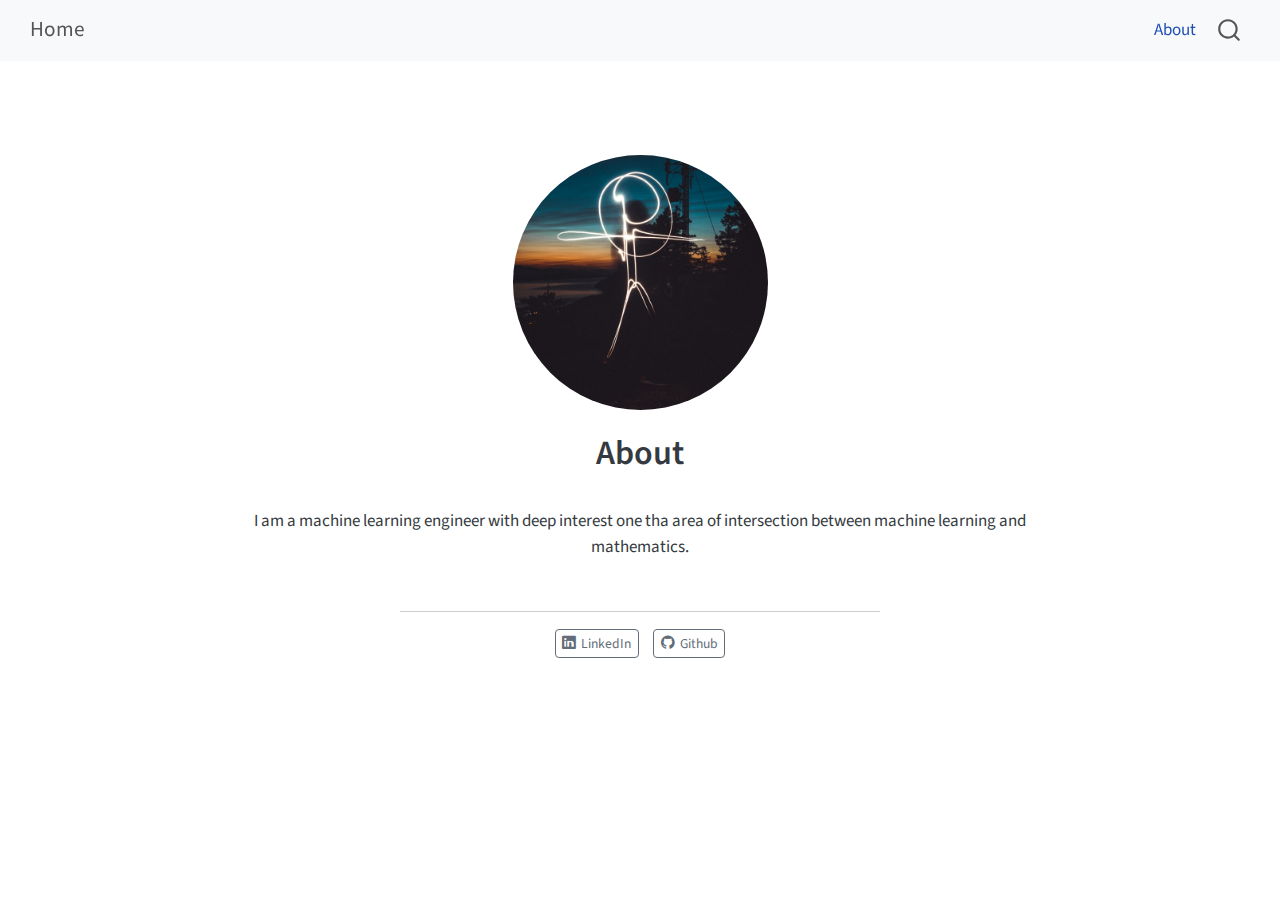
<file: docs/about.html>
<!DOCTYPE html>
<html xmlns="http://www.w3.org/1999/xhtml" lang="en" xml:lang="en"><head>

<meta charset="utf-8">
<meta name="generator" content="quarto-1.7.32">

<meta name="viewport" content="width=device-width, initial-scale=1.0, user-scalable=yes">


<title>About – Home</title>
<style>
code{white-space: pre-wrap;}
span.smallcaps{font-variant: small-caps;}
div.columns{display: flex; gap: min(4vw, 1.5em);}
div.column{flex: auto; overflow-x: auto;}
div.hanging-indent{margin-left: 1.5em; text-indent: -1.5em;}
ul.task-list{list-style: none;}
ul.task-list li input[type="checkbox"] {
  width: 0.8em;
  margin: 0 0.8em 0.2em -1em; /* quarto-specific, see https://github.com/quarto-dev/quarto-cli/issues/4556 */ 
  vertical-align: middle;
}
</style>


<script src="site_libs/quarto-nav/quarto-nav.js"></script>
<script src="site_libs/quarto-nav/headroom.min.js"></script>
<script src="site_libs/clipboard/clipboard.min.js"></script>
<script src="site_libs/quarto-search/autocomplete.umd.js"></script>
<script src="site_libs/quarto-search/fuse.min.js"></script>
<script src="site_libs/quarto-search/quarto-search.js"></script>
<meta name="quarto:offset" content="./">
<script src="site_libs/quarto-html/quarto.js" type="module"></script>
<script src="site_libs/quarto-html/tabsets/tabsets.js" type="module"></script>
<script src="site_libs/quarto-html/popper.min.js"></script>
<script src="site_libs/quarto-html/tippy.umd.min.js"></script>
<link href="site_libs/quarto-html/tippy.css" rel="stylesheet">
<link href="site_libs/quarto-html/quarto-syntax-highlighting-37eea08aefeeee20ff55810ff984fec1.css" rel="stylesheet" id="quarto-text-highlighting-styles">
<script src="site_libs/bootstrap/bootstrap.min.js"></script>
<link href="site_libs/bootstrap/bootstrap-icons.css" rel="stylesheet">
<link href="site_libs/bootstrap/bootstrap-53768934ba10758fb52f62f582dd9ca4.min.css" rel="stylesheet" append-hash="true" id="quarto-bootstrap" data-mode="light">
<script id="quarto-search-options" type="application/json">{
  "location": "navbar",
  "copy-button": false,
  "collapse-after": 3,
  "panel-placement": "end",
  "type": "overlay",
  "limit": 50,
  "keyboard-shortcut": [
    "f",
    "/",
    "s"
  ],
  "show-item-context": false,
  "language": {
    "search-no-results-text": "No results",
    "search-matching-documents-text": "matching documents",
    "search-copy-link-title": "Copy link to search",
    "search-hide-matches-text": "Hide additional matches",
    "search-more-match-text": "more match in this document",
    "search-more-matches-text": "more matches in this document",
    "search-clear-button-title": "Clear",
    "search-text-placeholder": "",
    "search-detached-cancel-button-title": "Cancel",
    "search-submit-button-title": "Submit",
    "search-label": "Search"
  }
}</script>


<link rel="stylesheet" href="styles.css">
</head>

<body class="nav-fixed fullcontent quarto-light">

<div id="quarto-search-results"></div>
  <header id="quarto-header" class="headroom fixed-top">
    <nav class="navbar navbar-expand-lg " data-bs-theme="dark">
      <div class="navbar-container container-fluid">
      <div class="navbar-brand-container mx-auto">
    <a class="navbar-brand" href="./index.html">
    <span class="navbar-title">Home</span>
    </a>
  </div>
            <div id="quarto-search" class="" title="Search"></div>
          <button class="navbar-toggler" type="button" data-bs-toggle="collapse" data-bs-target="#navbarCollapse" aria-controls="navbarCollapse" role="menu" aria-expanded="false" aria-label="Toggle navigation" onclick="if (window.quartoToggleHeadroom) { window.quartoToggleHeadroom(); }">
  <span class="navbar-toggler-icon"></span>
</button>
          <div class="collapse navbar-collapse" id="navbarCollapse">
            <ul class="navbar-nav navbar-nav-scroll ms-auto">
  <li class="nav-item">
    <a class="nav-link active" href="./about.html" aria-current="page"> 
<span class="menu-text">About</span></a>
  </li>  
</ul>
          </div> <!-- /navcollapse -->
            <div class="quarto-navbar-tools">
</div>
      </div> <!-- /container-fluid -->
    </nav>
</header>
<!-- content -->
<div id="quarto-content" class="quarto-container page-columns page-rows-contents page-layout-article page-navbar">
<!-- sidebar -->
<!-- margin-sidebar -->
    
<!-- main -->
<div class="quarto-about-jolla">
  <img src="profile.jpg" class="about-image
  round " style="height: 15em; width: 15em;">
 <header id="title-block-header" class="quarto-title-block default">
<div class="quarto-title">
<h1 class="title">About</h1>
</div>
<div class="quarto-title-meta">
  </div>
</header><main class="content" id="quarto-document-content">
<p>I am a machine learning engineer with deep interest one tha area of intersection between machine learning and mathematics.</p>


</main> 
  <hr class="about-sep">
   <div class="about-links">
  <a href="https://www.linkedin.com/in/sonujha092/" class="about-link" rel="" target="">
    <i class="bi bi-linkedin"></i>
     <span class="about-link-text">LinkedIn</span>
  </a>
  <a href="https://github.com/skj092" class="about-link" rel="" target="">
    <i class="bi bi-github"></i>
     <span class="about-link-text">Github</span>
  </a>
</div>
</div>
 <!-- /main -->
<script id="quarto-html-after-body" type="application/javascript">
  window.document.addEventListener("DOMContentLoaded", function (event) {
    const isCodeAnnotation = (el) => {
      for (const clz of el.classList) {
        if (clz.startsWith('code-annotation-')) {                     
          return true;
        }
      }
      return false;
    }
    const onCopySuccess = function(e) {
      // button target
      const button = e.trigger;
      // don't keep focus
      button.blur();
      // flash "checked"
      button.classList.add('code-copy-button-checked');
      var currentTitle = button.getAttribute("title");
      button.setAttribute("title", "Copied!");
      let tooltip;
      if (window.bootstrap) {
        button.setAttribute("data-bs-toggle", "tooltip");
        button.setAttribute("data-bs-placement", "left");
        button.setAttribute("data-bs-title", "Copied!");
        tooltip = new bootstrap.Tooltip(button, 
          { trigger: "manual", 
            customClass: "code-copy-button-tooltip",
            offset: [0, -8]});
        tooltip.show();    
      }
      setTimeout(function() {
        if (tooltip) {
          tooltip.hide();
          button.removeAttribute("data-bs-title");
          button.removeAttribute("data-bs-toggle");
          button.removeAttribute("data-bs-placement");
        }
        button.setAttribute("title", currentTitle);
        button.classList.remove('code-copy-button-checked');
      }, 1000);
      // clear code selection
      e.clearSelection();
    }
    const getTextToCopy = function(trigger) {
        const codeEl = trigger.previousElementSibling.cloneNode(true);
        for (const childEl of codeEl.children) {
          if (isCodeAnnotation(childEl)) {
            childEl.remove();
          }
        }
        return codeEl.innerText;
    }
    const clipboard = new window.ClipboardJS('.code-copy-button:not([data-in-quarto-modal])', {
      text: getTextToCopy
    });
    clipboard.on('success', onCopySuccess);
    if (window.document.getElementById('quarto-embedded-source-code-modal')) {
      const clipboardModal = new window.ClipboardJS('.code-copy-button[data-in-quarto-modal]', {
        text: getTextToCopy,
        container: window.document.getElementById('quarto-embedded-source-code-modal')
      });
      clipboardModal.on('success', onCopySuccess);
    }
      var localhostRegex = new RegExp(/^(?:http|https):\/\/localhost\:?[0-9]*\//);
      var mailtoRegex = new RegExp(/^mailto:/);
        var filterRegex = new RegExp('/' + window.location.host + '/');
      var isInternal = (href) => {
          return filterRegex.test(href) || localhostRegex.test(href) || mailtoRegex.test(href);
      }
      // Inspect non-navigation links and adorn them if external
     var links = window.document.querySelectorAll('a[href]:not(.nav-link):not(.navbar-brand):not(.toc-action):not(.sidebar-link):not(.sidebar-item-toggle):not(.pagination-link):not(.no-external):not([aria-hidden]):not(.dropdown-item):not(.quarto-navigation-tool):not(.about-link)');
      for (var i=0; i<links.length; i++) {
        const link = links[i];
        if (!isInternal(link.href)) {
          // undo the damage that might have been done by quarto-nav.js in the case of
          // links that we want to consider external
          if (link.dataset.originalHref !== undefined) {
            link.href = link.dataset.originalHref;
          }
        }
      }
    function tippyHover(el, contentFn, onTriggerFn, onUntriggerFn) {
      const config = {
        allowHTML: true,
        maxWidth: 500,
        delay: 100,
        arrow: false,
        appendTo: function(el) {
            return el.parentElement;
        },
        interactive: true,
        interactiveBorder: 10,
        theme: 'quarto',
        placement: 'bottom-start',
      };
      if (contentFn) {
        config.content = contentFn;
      }
      if (onTriggerFn) {
        config.onTrigger = onTriggerFn;
      }
      if (onUntriggerFn) {
        config.onUntrigger = onUntriggerFn;
      }
      window.tippy(el, config); 
    }
    const noterefs = window.document.querySelectorAll('a[role="doc-noteref"]');
    for (var i=0; i<noterefs.length; i++) {
      const ref = noterefs[i];
      tippyHover(ref, function() {
        // use id or data attribute instead here
        let href = ref.getAttribute('data-footnote-href') || ref.getAttribute('href');
        try { href = new URL(href).hash; } catch {}
        const id = href.replace(/^#\/?/, "");
        const note = window.document.getElementById(id);
        if (note) {
          return note.innerHTML;
        } else {
          return "";
        }
      });
    }
    const xrefs = window.document.querySelectorAll('a.quarto-xref');
    const processXRef = (id, note) => {
      // Strip column container classes
      const stripColumnClz = (el) => {
        el.classList.remove("page-full", "page-columns");
        if (el.children) {
          for (const child of el.children) {
            stripColumnClz(child);
          }
        }
      }
      stripColumnClz(note)
      if (id === null || id.startsWith('sec-')) {
        // Special case sections, only their first couple elements
        const container = document.createElement("div");
        if (note.children && note.children.length > 2) {
          container.appendChild(note.children[0].cloneNode(true));
          for (let i = 1; i < note.children.length; i++) {
            const child = note.children[i];
            if (child.tagName === "P" && child.innerText === "") {
              continue;
            } else {
              container.appendChild(child.cloneNode(true));
              break;
            }
          }
          if (window.Quarto?.typesetMath) {
            window.Quarto.typesetMath(container);
          }
          return container.innerHTML
        } else {
          if (window.Quarto?.typesetMath) {
            window.Quarto.typesetMath(note);
          }
          return note.innerHTML;
        }
      } else {
        // Remove any anchor links if they are present
        const anchorLink = note.querySelector('a.anchorjs-link');
        if (anchorLink) {
          anchorLink.remove();
        }
        if (window.Quarto?.typesetMath) {
          window.Quarto.typesetMath(note);
        }
        if (note.classList.contains("callout")) {
          return note.outerHTML;
        } else {
          return note.innerHTML;
        }
      }
    }
    for (var i=0; i<xrefs.length; i++) {
      const xref = xrefs[i];
      tippyHover(xref, undefined, function(instance) {
        instance.disable();
        let url = xref.getAttribute('href');
        let hash = undefined; 
        if (url.startsWith('#')) {
          hash = url;
        } else {
          try { hash = new URL(url).hash; } catch {}
        }
        if (hash) {
          const id = hash.replace(/^#\/?/, "");
          const note = window.document.getElementById(id);
          if (note !== null) {
            try {
              const html = processXRef(id, note.cloneNode(true));
              instance.setContent(html);
            } finally {
              instance.enable();
              instance.show();
            }
          } else {
            // See if we can fetch this
            fetch(url.split('#')[0])
            .then(res => res.text())
            .then(html => {
              const parser = new DOMParser();
              const htmlDoc = parser.parseFromString(html, "text/html");
              const note = htmlDoc.getElementById(id);
              if (note !== null) {
                const html = processXRef(id, note);
                instance.setContent(html);
              } 
            }).finally(() => {
              instance.enable();
              instance.show();
            });
          }
        } else {
          // See if we can fetch a full url (with no hash to target)
          // This is a special case and we should probably do some content thinning / targeting
          fetch(url)
          .then(res => res.text())
          .then(html => {
            const parser = new DOMParser();
            const htmlDoc = parser.parseFromString(html, "text/html");
            const note = htmlDoc.querySelector('main.content');
            if (note !== null) {
              // This should only happen for chapter cross references
              // (since there is no id in the URL)
              // remove the first header
              if (note.children.length > 0 && note.children[0].tagName === "HEADER") {
                note.children[0].remove();
              }
              const html = processXRef(null, note);
              instance.setContent(html);
            } 
          }).finally(() => {
            instance.enable();
            instance.show();
          });
        }
      }, function(instance) {
      });
    }
        let selectedAnnoteEl;
        const selectorForAnnotation = ( cell, annotation) => {
          let cellAttr = 'data-code-cell="' + cell + '"';
          let lineAttr = 'data-code-annotation="' +  annotation + '"';
          const selector = 'span[' + cellAttr + '][' + lineAttr + ']';
          return selector;
        }
        const selectCodeLines = (annoteEl) => {
          const doc = window.document;
          const targetCell = annoteEl.getAttribute("data-target-cell");
          const targetAnnotation = annoteEl.getAttribute("data-target-annotation");
          const annoteSpan = window.document.querySelector(selectorForAnnotation(targetCell, targetAnnotation));
          const lines = annoteSpan.getAttribute("data-code-lines").split(",");
          const lineIds = lines.map((line) => {
            return targetCell + "-" + line;
          })
          let top = null;
          let height = null;
          let parent = null;
          if (lineIds.length > 0) {
              //compute the position of the single el (top and bottom and make a div)
              const el = window.document.getElementById(lineIds[0]);
              top = el.offsetTop;
              height = el.offsetHeight;
              parent = el.parentElement.parentElement;
            if (lineIds.length > 1) {
              const lastEl = window.document.getElementById(lineIds[lineIds.length - 1]);
              const bottom = lastEl.offsetTop + lastEl.offsetHeight;
              height = bottom - top;
            }
            if (top !== null && height !== null && parent !== null) {
              // cook up a div (if necessary) and position it 
              let div = window.document.getElementById("code-annotation-line-highlight");
              if (div === null) {
                div = window.document.createElement("div");
                div.setAttribute("id", "code-annotation-line-highlight");
                div.style.position = 'absolute';
                parent.appendChild(div);
              }
              div.style.top = top - 2 + "px";
              div.style.height = height + 4 + "px";
              div.style.left = 0;
              let gutterDiv = window.document.getElementById("code-annotation-line-highlight-gutter");
              if (gutterDiv === null) {
                gutterDiv = window.document.createElement("div");
                gutterDiv.setAttribute("id", "code-annotation-line-highlight-gutter");
                gutterDiv.style.position = 'absolute';
                const codeCell = window.document.getElementById(targetCell);
                const gutter = codeCell.querySelector('.code-annotation-gutter');
                gutter.appendChild(gutterDiv);
              }
              gutterDiv.style.top = top - 2 + "px";
              gutterDiv.style.height = height + 4 + "px";
            }
            selectedAnnoteEl = annoteEl;
          }
        };
        const unselectCodeLines = () => {
          const elementsIds = ["code-annotation-line-highlight", "code-annotation-line-highlight-gutter"];
          elementsIds.forEach((elId) => {
            const div = window.document.getElementById(elId);
            if (div) {
              div.remove();
            }
          });
          selectedAnnoteEl = undefined;
        };
          // Handle positioning of the toggle
      window.addEventListener(
        "resize",
        throttle(() => {
          elRect = undefined;
          if (selectedAnnoteEl) {
            selectCodeLines(selectedAnnoteEl);
          }
        }, 10)
      );
      function throttle(fn, ms) {
      let throttle = false;
      let timer;
        return (...args) => {
          if(!throttle) { // first call gets through
              fn.apply(this, args);
              throttle = true;
          } else { // all the others get throttled
              if(timer) clearTimeout(timer); // cancel #2
              timer = setTimeout(() => {
                fn.apply(this, args);
                timer = throttle = false;
              }, ms);
          }
        };
      }
        // Attach click handler to the DT
        const annoteDls = window.document.querySelectorAll('dt[data-target-cell]');
        for (const annoteDlNode of annoteDls) {
          annoteDlNode.addEventListener('click', (event) => {
            const clickedEl = event.target;
            if (clickedEl !== selectedAnnoteEl) {
              unselectCodeLines();
              const activeEl = window.document.querySelector('dt[data-target-cell].code-annotation-active');
              if (activeEl) {
                activeEl.classList.remove('code-annotation-active');
              }
              selectCodeLines(clickedEl);
              clickedEl.classList.add('code-annotation-active');
            } else {
              // Unselect the line
              unselectCodeLines();
              clickedEl.classList.remove('code-annotation-active');
            }
          });
        }
    const findCites = (el) => {
      const parentEl = el.parentElement;
      if (parentEl) {
        const cites = parentEl.dataset.cites;
        if (cites) {
          return {
            el,
            cites: cites.split(' ')
          };
        } else {
          return findCites(el.parentElement)
        }
      } else {
        return undefined;
      }
    };
    var bibliorefs = window.document.querySelectorAll('a[role="doc-biblioref"]');
    for (var i=0; i<bibliorefs.length; i++) {
      const ref = bibliorefs[i];
      const citeInfo = findCites(ref);
      if (citeInfo) {
        tippyHover(citeInfo.el, function() {
          var popup = window.document.createElement('div');
          citeInfo.cites.forEach(function(cite) {
            var citeDiv = window.document.createElement('div');
            citeDiv.classList.add('hanging-indent');
            citeDiv.classList.add('csl-entry');
            var biblioDiv = window.document.getElementById('ref-' + cite);
            if (biblioDiv) {
              citeDiv.innerHTML = biblioDiv.innerHTML;
            }
            popup.appendChild(citeDiv);
          });
          return popup.innerHTML;
        });
      }
    }
  });
  </script>
</div> <!-- /content -->




</body></html>
</file>
<file: _site/site_libs/quarto-html/tippy.css>
.tippy-box[data-animation=fade][data-state=hidden]{opacity:0}[data-tippy-root]{max-width:calc(100vw - 10px)}.tippy-box{position:relative;background-color:#333;color:#fff;border-radius:4px;font-size:14px;line-height:1.4;white-space:normal;outline:0;transition-property:transform,visibility,opacity}.tippy-box[data-placement^=top]>.tippy-arrow{bottom:0}.tippy-box[data-placement^=top]>.tippy-arrow:before{bottom:-7px;left:0;border-width:8px 8px 0;border-top-color:initial;transform-origin:center top}.tippy-box[data-placement^=bottom]>.tippy-arrow{top:0}.tippy-box[data-placement^=bottom]>.tippy-arrow:before{top:-7px;left:0;border-width:0 8px 8px;border-bottom-color:initial;transform-origin:center bottom}.tippy-box[data-placement^=left]>.tippy-arrow{right:0}.tippy-box[data-placement^=left]>.tippy-arrow:before{border-width:8px 0 8px 8px;border-left-color:initial;right:-7px;transform-origin:center left}.tippy-box[data-placement^=right]>.tippy-arrow{left:0}.tippy-box[data-placement^=right]>.tippy-arrow:before{left:-7px;border-width:8px 8px 8px 0;border-right-color:initial;transform-origin:center right}.tippy-box[data-inertia][data-state=visible]{transition-timing-function:cubic-bezier(.54,1.5,.38,1.11)}.tippy-arrow{width:16px;height:16px;color:#333}.tippy-arrow:before{content:"";position:absolute;border-color:transparent;border-style:solid}.tippy-content{position:relative;padding:5px 9px;z-index:1}
</file>
<file: _site/site_libs/quarto-html/quarto-syntax-highlighting-37eea08aefeeee20ff55810ff984fec1.css>
/* quarto syntax highlight colors */
:root {
  --quarto-hl-ot-color: #003B4F;
  --quarto-hl-at-color: #657422;
  --quarto-hl-ss-color: #20794D;
  --quarto-hl-an-color: #5E5E5E;
  --quarto-hl-fu-color: #4758AB;
  --quarto-hl-st-color: #20794D;
  --quarto-hl-cf-color: #003B4F;
  --quarto-hl-op-color: #5E5E5E;
  --quarto-hl-er-color: #AD0000;
  --quarto-hl-bn-color: #AD0000;
  --quarto-hl-al-color: #AD0000;
  --quarto-hl-va-color: #111111;
  --quarto-hl-bu-color: inherit;
  --quarto-hl-ex-color: inherit;
  --quarto-hl-pp-color: #AD0000;
  --quarto-hl-in-color: #5E5E5E;
  --quarto-hl-vs-color: #20794D;
  --quarto-hl-wa-color: #5E5E5E;
  --quarto-hl-do-color: #5E5E5E;
  --quarto-hl-im-color: #00769E;
  --quarto-hl-ch-color: #20794D;
  --quarto-hl-dt-color: #AD0000;
  --quarto-hl-fl-color: #AD0000;
  --quarto-hl-co-color: #5E5E5E;
  --quarto-hl-cv-color: #5E5E5E;
  --quarto-hl-cn-color: #8f5902;
  --quarto-hl-sc-color: #5E5E5E;
  --quarto-hl-dv-color: #AD0000;
  --quarto-hl-kw-color: #003B4F;
}

/* other quarto variables */
:root {
  --quarto-font-monospace: SFMono-Regular, Menlo, Monaco, Consolas, "Liberation Mono", "Courier New", monospace;
}

/* syntax highlight based on Pandoc's rules */
pre > code.sourceCode > span {
  color: #003B4F;
}

code.sourceCode > span {
  color: #003B4F;
}

div.sourceCode,
div.sourceCode pre.sourceCode {
  color: #003B4F;
}

/* Normal */
code span {
  color: #003B4F;
}

/* Alert */
code span.al {
  color: #AD0000;
  font-style: inherit;
}

/* Annotation */
code span.an {
  color: #5E5E5E;
  font-style: inherit;
}

/* Attribute */
code span.at {
  color: #657422;
  font-style: inherit;
}

/* BaseN */
code span.bn {
  color: #AD0000;
  font-style: inherit;
}

/* BuiltIn */
code span.bu {
  font-style: inherit;
}

/* ControlFlow */
code span.cf {
  color: #003B4F;
  font-weight: bold;
  font-style: inherit;
}

/* Char */
code span.ch {
  color: #20794D;
  font-style: inherit;
}

/* Constant */
code span.cn {
  color: #8f5902;
  font-style: inherit;
}

/* Comment */
code span.co {
  color: #5E5E5E;
  font-style: inherit;
}

/* CommentVar */
code span.cv {
  color: #5E5E5E;
  font-style: italic;
}

/* Documentation */
code span.do {
  color: #5E5E5E;
  font-style: italic;
}

/* DataType */
code span.dt {
  color: #AD0000;
  font-style: inherit;
}

/* DecVal */
code span.dv {
  color: #AD0000;
  font-style: inherit;
}

/* Error */
code span.er {
  color: #AD0000;
  font-style: inherit;
}

/* Extension */
code span.ex {
  font-style: inherit;
}

/* Float */
code span.fl {
  color: #AD0000;
  font-style: inherit;
}

/* Function */
code span.fu {
  color: #4758AB;
  font-style: inherit;
}

/* Import */
code span.im {
  color: #00769E;
  font-style: inherit;
}

/* Information */
code span.in {
  color: #5E5E5E;
  font-style: inherit;
}

/* Keyword */
code span.kw {
  color: #003B4F;
  font-weight: bold;
  font-style: inherit;
}

/* Operator */
code span.op {
  color: #5E5E5E;
  font-style: inherit;
}

/* Other */
code span.ot {
  color: #003B4F;
  font-style: inherit;
}

/* Preprocessor */
code span.pp {
  color: #AD0000;
  font-style: inherit;
}

/* SpecialChar */
code span.sc {
  color: #5E5E5E;
  font-style: inherit;
}

/* SpecialString */
code span.ss {
  color: #20794D;
  font-style: inherit;
}

/* String */
code span.st {
  color: #20794D;
  font-style: inherit;
}

/* Variable */
code span.va {
  color: #111111;
  font-style: inherit;
}

/* VerbatimString */
code span.vs {
  color: #20794D;
  font-style: inherit;
}

/* Warning */
code span.wa {
  color: #5E5E5E;
  font-style: italic;
}

.prevent-inlining {
  content: "</";
}

/*# sourceMappingURL=27d3d809615f7771493d095567f04340.css.map */
</file>
<file: _site/styles.css>
/* css styles */
</file>
<file: docs/site_libs/quarto-html/tippy.css>
.tippy-box[data-animation=fade][data-state=hidden]{opacity:0}[data-tippy-root]{max-width:calc(100vw - 10px)}.tippy-box{position:relative;background-color:#333;color:#fff;border-radius:4px;font-size:14px;line-height:1.4;white-space:normal;outline:0;transition-property:transform,visibility,opacity}.tippy-box[data-placement^=top]>.tippy-arrow{bottom:0}.tippy-box[data-placement^=top]>.tippy-arrow:before{bottom:-7px;left:0;border-width:8px 8px 0;border-top-color:initial;transform-origin:center top}.tippy-box[data-placement^=bottom]>.tippy-arrow{top:0}.tippy-box[data-placement^=bottom]>.tippy-arrow:before{top:-7px;left:0;border-width:0 8px 8px;border-bottom-color:initial;transform-origin:center bottom}.tippy-box[data-placement^=left]>.tippy-arrow{right:0}.tippy-box[data-placement^=left]>.tippy-arrow:before{border-width:8px 0 8px 8px;border-left-color:initial;right:-7px;transform-origin:center left}.tippy-box[data-placement^=right]>.tippy-arrow{left:0}.tippy-box[data-placement^=right]>.tippy-arrow:before{left:-7px;border-width:8px 8px 8px 0;border-right-color:initial;transform-origin:center right}.tippy-box[data-inertia][data-state=visible]{transition-timing-function:cubic-bezier(.54,1.5,.38,1.11)}.tippy-arrow{width:16px;height:16px;color:#333}.tippy-arrow:before{content:"";position:absolute;border-color:transparent;border-style:solid}.tippy-content{position:relative;padding:5px 9px;z-index:1}
</file>
<file: docs/site_libs/quarto-html/quarto-syntax-highlighting-37eea08aefeeee20ff55810ff984fec1.css>
/* quarto syntax highlight colors */
:root {
  --quarto-hl-ot-color: #003B4F;
  --quarto-hl-at-color: #657422;
  --quarto-hl-ss-color: #20794D;
  --quarto-hl-an-color: #5E5E5E;
  --quarto-hl-fu-color: #4758AB;
  --quarto-hl-st-color: #20794D;
  --quarto-hl-cf-color: #003B4F;
  --quarto-hl-op-color: #5E5E5E;
  --quarto-hl-er-color: #AD0000;
  --quarto-hl-bn-color: #AD0000;
  --quarto-hl-al-color: #AD0000;
  --quarto-hl-va-color: #111111;
  --quarto-hl-bu-color: inherit;
  --quarto-hl-ex-color: inherit;
  --quarto-hl-pp-color: #AD0000;
  --quarto-hl-in-color: #5E5E5E;
  --quarto-hl-vs-color: #20794D;
  --quarto-hl-wa-color: #5E5E5E;
  --quarto-hl-do-color: #5E5E5E;
  --quarto-hl-im-color: #00769E;
  --quarto-hl-ch-color: #20794D;
  --quarto-hl-dt-color: #AD0000;
  --quarto-hl-fl-color: #AD0000;
  --quarto-hl-co-color: #5E5E5E;
  --quarto-hl-cv-color: #5E5E5E;
  --quarto-hl-cn-color: #8f5902;
  --quarto-hl-sc-color: #5E5E5E;
  --quarto-hl-dv-color: #AD0000;
  --quarto-hl-kw-color: #003B4F;
}

/* other quarto variables */
:root {
  --quarto-font-monospace: SFMono-Regular, Menlo, Monaco, Consolas, "Liberation Mono", "Courier New", monospace;
}

/* syntax highlight based on Pandoc's rules */
pre > code.sourceCode > span {
  color: #003B4F;
}

code.sourceCode > span {
  color: #003B4F;
}

div.sourceCode,
div.sourceCode pre.sourceCode {
  color: #003B4F;
}

/* Normal */
code span {
  color: #003B4F;
}

/* Alert */
code span.al {
  color: #AD0000;
  font-style: inherit;
}

/* Annotation */
code span.an {
  color: #5E5E5E;
  font-style: inherit;
}

/* Attribute */
code span.at {
  color: #657422;
  font-style: inherit;
}

/* BaseN */
code span.bn {
  color: #AD0000;
  font-style: inherit;
}

/* BuiltIn */
code span.bu {
  font-style: inherit;
}

/* ControlFlow */
code span.cf {
  color: #003B4F;
  font-weight: bold;
  font-style: inherit;
}

/* Char */
code span.ch {
  color: #20794D;
  font-style: inherit;
}

/* Constant */
code span.cn {
  color: #8f5902;
  font-style: inherit;
}

/* Comment */
code span.co {
  color: #5E5E5E;
  font-style: inherit;
}

/* CommentVar */
code span.cv {
  color: #5E5E5E;
  font-style: italic;
}

/* Documentation */
code span.do {
  color: #5E5E5E;
  font-style: italic;
}

/* DataType */
code span.dt {
  color: #AD0000;
  font-style: inherit;
}

/* DecVal */
code span.dv {
  color: #AD0000;
  font-style: inherit;
}

/* Error */
code span.er {
  color: #AD0000;
  font-style: inherit;
}

/* Extension */
code span.ex {
  font-style: inherit;
}

/* Float */
code span.fl {
  color: #AD0000;
  font-style: inherit;
}

/* Function */
code span.fu {
  color: #4758AB;
  font-style: inherit;
}

/* Import */
code span.im {
  color: #00769E;
  font-style: inherit;
}

/* Information */
code span.in {
  color: #5E5E5E;
  font-style: inherit;
}

/* Keyword */
code span.kw {
  color: #003B4F;
  font-weight: bold;
  font-style: inherit;
}

/* Operator */
code span.op {
  color: #5E5E5E;
  font-style: inherit;
}

/* Other */
code span.ot {
  color: #003B4F;
  font-style: inherit;
}

/* Preprocessor */
code span.pp {
  color: #AD0000;
  font-style: inherit;
}

/* SpecialChar */
code span.sc {
  color: #5E5E5E;
  font-style: inherit;
}

/* SpecialString */
code span.ss {
  color: #20794D;
  font-style: inherit;
}

/* String */
code span.st {
  color: #20794D;
  font-style: inherit;
}

/* Variable */
code span.va {
  color: #111111;
  font-style: inherit;
}

/* VerbatimString */
code span.vs {
  color: #20794D;
  font-style: inherit;
}

/* Warning */
code span.wa {
  color: #5E5E5E;
  font-style: italic;
}

.prevent-inlining {
  content: "</";
}

/*# sourceMappingURL=27d3d809615f7771493d095567f04340.css.map */
</file>
<file: docs/styles.css>
/* css styles */
</file>
